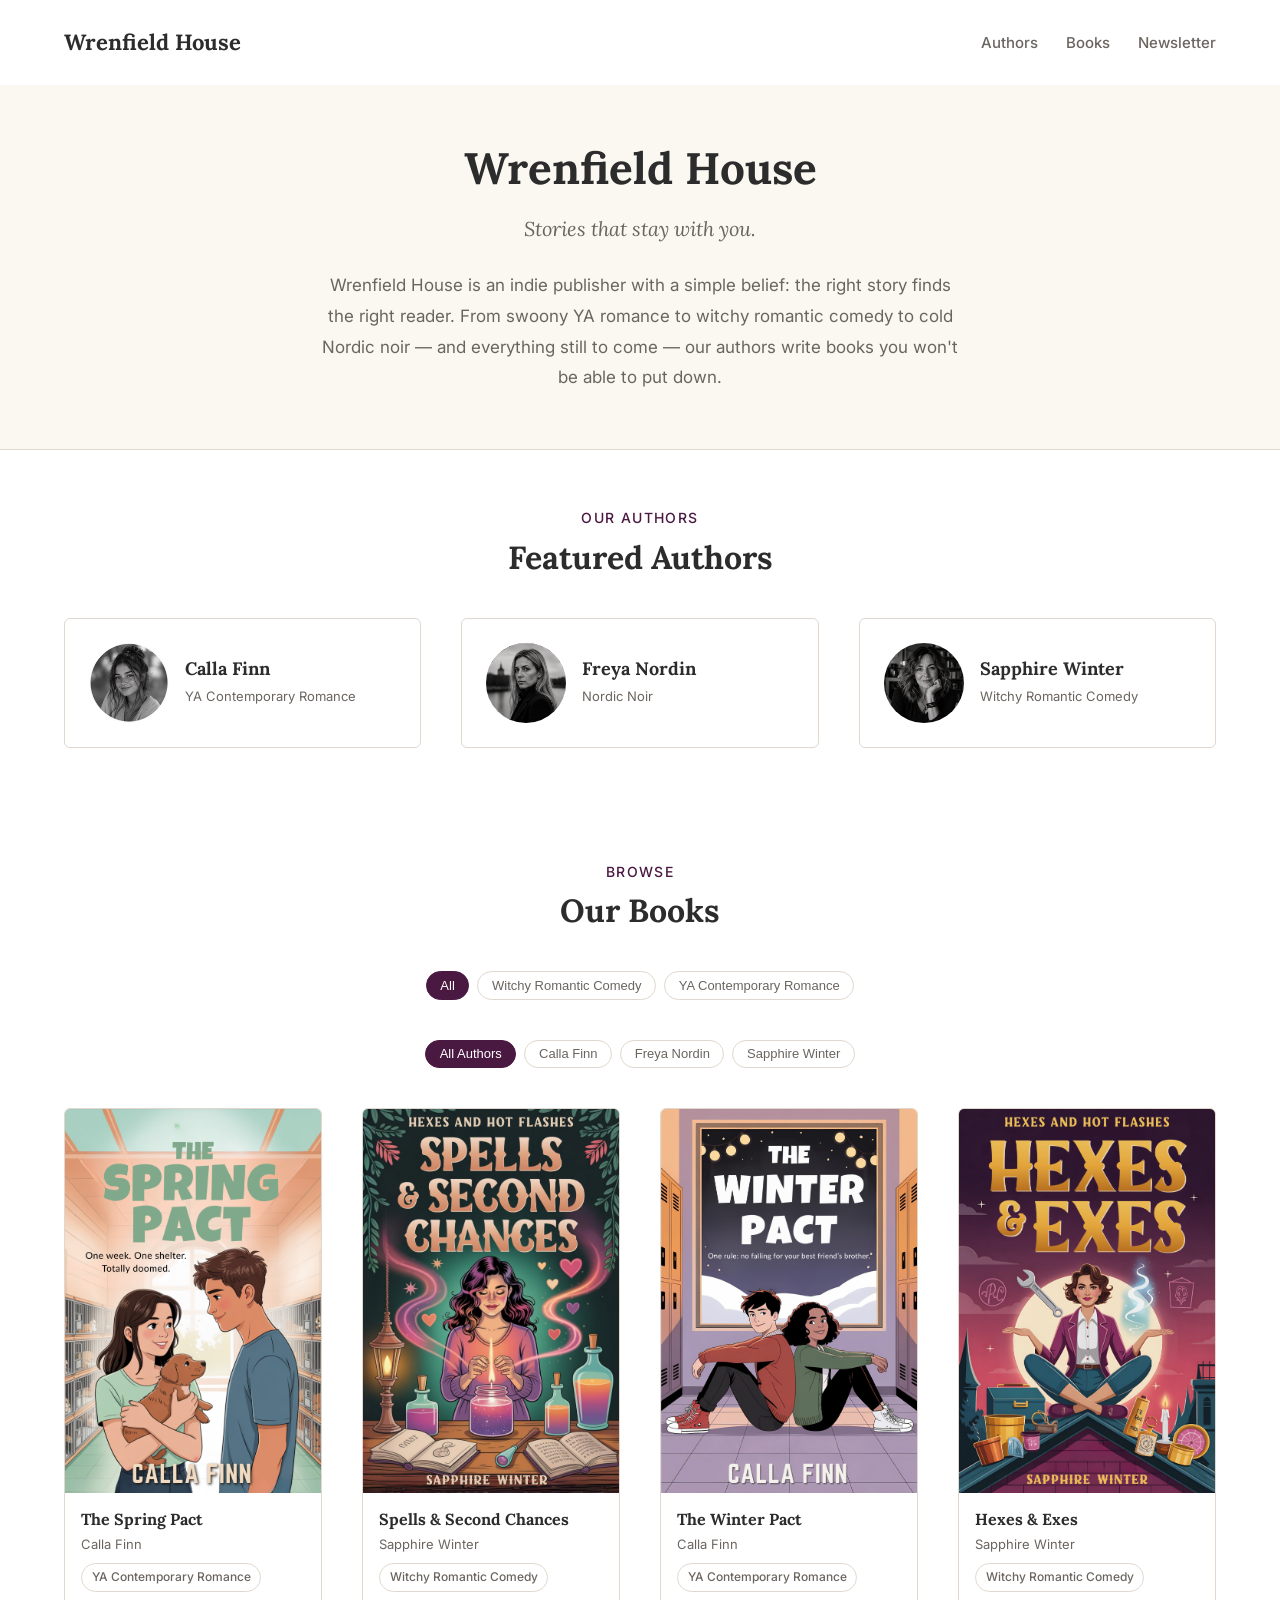
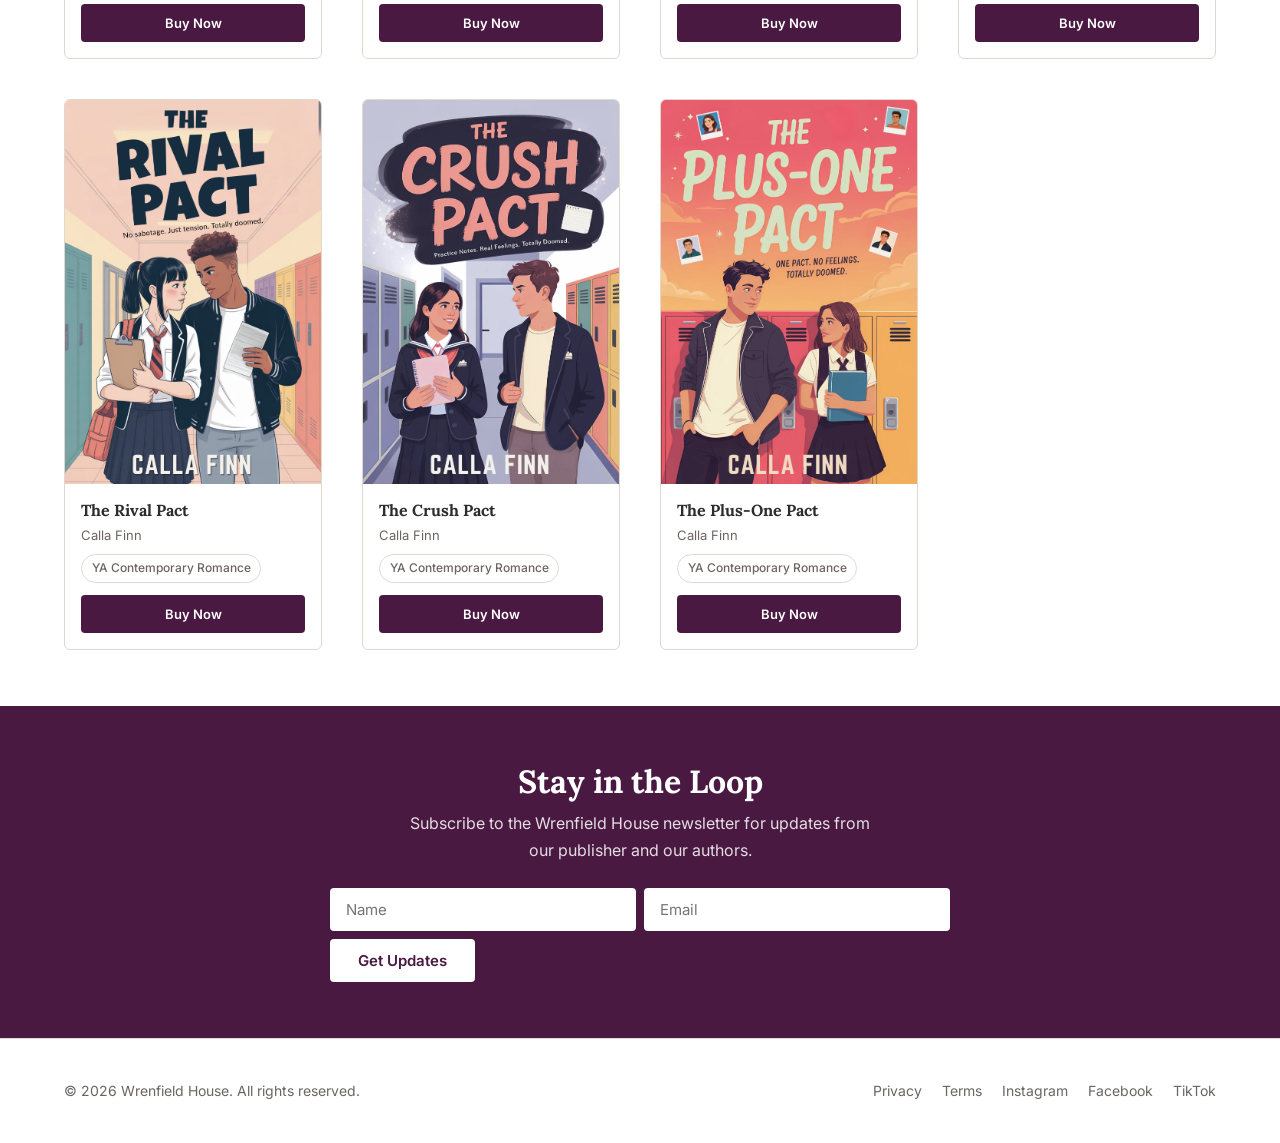
<file: index.html>
<!DOCTYPE html><html lang="en"> <head><meta charset="UTF-8"><meta name="viewport" content="width=device-width, initial-scale=1.0"><meta name="description" content="Wrenfield House | Bold stories, unforgettable voices."><title>Wrenfield House | Bold Stories, Unforgettable Voices</title><link rel="icon" type="image/svg+xml" href="/favicon.svg"><link rel="stylesheet" href="/_astro/calla-finn.DYOgFp5V.css"></head> <body> <header class="container"> <div class="site-header"> <a href="/" class="logo">Wrenfield House</a> <nav> <a href="/#authors">Authors</a> <a href="/#books">Books</a> <a href="/#newsletter">Newsletter</a> </nav> </div> </header> <main>   <section class="hero"> <div class="container"> <h1>Wrenfield House</h1> <p class="tagline">Stories that stay with you.</p> <p class="mission">
Wrenfield House is an indie publisher with a simple belief: the right story finds the right reader. From swoony YA romance to witchy romantic comedy to cold Nordic noir — and everything still to come — our authors write books you won't be able to put down.
</p> </div> </section>  <section class="section" id="authors"> <div class="container"> <div class="section-title"> <span>Our Authors</span> <h2>Featured Authors</h2> </div> <div class="author-grid"> <a href="/authors/calla-finn/" class="card author-card" style="text-decoration:none; color:inherit;"> <img src="/images/authors/calla-finn/Calla-Finn.png" alt="Calla Finn" class="avatar" loading="lazy"> <div class="meta"> <h3>Calla Finn</h3> <p class="genres">YA Contemporary Romance</p> </div> </a><a href="/authors/freya-nordin/" class="card author-card" style="text-decoration:none; color:inherit;"> <img src="/images/authors/freya-nordin/Freya-Nordin.png" alt="Freya Nordin" class="avatar" loading="lazy"> <div class="meta"> <h3>Freya Nordin</h3> <p class="genres">Nordic Noir</p> </div> </a><a href="/authors/sapphire-winter/" class="card author-card" style="text-decoration:none; color:inherit;"> <img src="/images/authors/sapphire-winter/Sapphire-Winter.png" alt="Sapphire Winter" class="avatar" loading="lazy"> <div class="meta"> <h3>Sapphire Winter</h3> <p class="genres">Witchy Romantic Comedy</p> </div> </a> </div> </div> </section>  <section class="section" id="books"> <div class="container"> <div class="section-title"> <span>Browse</span> <h2>Our Books</h2> </div> <!-- Genre filters --> <div class="filter-bar" id="genre-filters"> <button class="tag active" data-genre="all">All</button> <button class="tag" data-genre="Witchy Romantic Comedy">Witchy Romantic Comedy</button><button class="tag" data-genre="YA Contemporary Romance">YA Contemporary Romance</button> </div> <!-- Author filters --> <div class="filter-bar" id="author-filters"> <button class="tag active" data-author="all">All Authors</button> <button class="tag" data-author="calla-finn">Calla Finn</button><button class="tag" data-author="freya-nordin">Freya Nordin</button><button class="tag" data-author="sapphire-winter">Sapphire Winter</button> </div> <!-- Book grid --> <div class="book-grid" id="book-grid"> <div class="card book-card" data-genre="YA Contemporary Romance" data-author="calla-finn"> <div class="cover-wrap"> <img src="/images/covers/calla-finn/the-spring-pact.png" alt="The Spring Pact" loading="lazy"> </div> <div class="info"> <h4>The Spring Pact</h4> <p class="author-name">Calla Finn</p> <span class="tag genre-tag">YA Contemporary Romance</span> <a href="https://www.amazon.com/dp/B0GX337PRJ" class="btn btn-dark" target="_blank" rel="noopener">Buy Now</a> </div> </div><div class="card book-card" data-genre="Witchy Romantic Comedy" data-author="sapphire-winter"> <div class="cover-wrap"> <img src="/images/covers/sapphire-winter/spells-and-second-chances.png" alt="Spells &#38; Second Chances" loading="lazy"> </div> <div class="info"> <h4>Spells &amp; Second Chances</h4> <p class="author-name">Sapphire Winter</p> <span class="tag genre-tag">Witchy Romantic Comedy</span> <a href="https://www.amazon.com/dp/B0FLKPRMCH" class="btn btn-dark" target="_blank" rel="noopener">Buy Now</a> </div> </div><div class="card book-card" data-genre="YA Contemporary Romance" data-author="calla-finn"> <div class="cover-wrap"> <img src="/images/covers/calla-finn/the-winter-pact.png" alt="The Winter Pact" loading="lazy"> </div> <div class="info"> <h4>The Winter Pact</h4> <p class="author-name">Calla Finn</p> <span class="tag genre-tag">YA Contemporary Romance</span> <a href="https://www.amazon.com/dp/B0FHYLGK21" class="btn btn-dark" target="_blank" rel="noopener">Buy Now</a> </div> </div><div class="card book-card" data-genre="Witchy Romantic Comedy" data-author="sapphire-winter"> <div class="cover-wrap"> <img src="/images/covers/sapphire-winter/hexes-and-exes.png" alt="Hexes &#38; Exes" loading="lazy"> </div> <div class="info"> <h4>Hexes &amp; Exes</h4> <p class="author-name">Sapphire Winter</p> <span class="tag genre-tag">Witchy Romantic Comedy</span> <a href="https://www.amazon.com/dp/B0FLKJRB7X" class="btn btn-dark" target="_blank" rel="noopener">Buy Now</a> </div> </div><div class="card book-card" data-genre="YA Contemporary Romance" data-author="calla-finn"> <div class="cover-wrap"> <img src="/images/covers/calla-finn/the-rival-pact.png" alt="The Rival Pact" loading="lazy"> </div> <div class="info"> <h4>The Rival Pact</h4> <p class="author-name">Calla Finn</p> <span class="tag genre-tag">YA Contemporary Romance</span> <a href="https://www.amazon.com/dp/B0FGZKSBR5" class="btn btn-dark" target="_blank" rel="noopener">Buy Now</a> </div> </div><div class="card book-card" data-genre="YA Contemporary Romance" data-author="calla-finn"> <div class="cover-wrap"> <img src="/images/covers/calla-finn/the-crush-pact.png" alt="The Crush Pact" loading="lazy"> </div> <div class="info"> <h4>The Crush Pact</h4> <p class="author-name">Calla Finn</p> <span class="tag genre-tag">YA Contemporary Romance</span> <a href="https://www.amazon.com/dp/B0FGDSTBF4" class="btn btn-dark" target="_blank" rel="noopener">Buy Now</a> </div> </div><div class="card book-card" data-genre="YA Contemporary Romance" data-author="calla-finn"> <div class="cover-wrap"> <img src="/images/covers/calla-finn/the-plus-one-pact.png" alt="The Plus-One Pact" loading="lazy"> </div> <div class="info"> <h4>The Plus-One Pact</h4> <p class="author-name">Calla Finn</p> <span class="tag genre-tag">YA Contemporary Romance</span> <a href="https://www.amazon.com/dp/B0FFTJF479" class="btn btn-dark" target="_blank" rel="noopener">Buy Now</a> </div> </div> </div> </div> </section>  <section class="newsletter-banner" id="newsletter"> <div class="container"> <h2>Stay in the Loop</h2> <p>Subscribe to the Wrenfield House newsletter for updates from our publisher and our authors.</p> <form id="main-newsletter-form"> <input type="text" name="fields[name]" placeholder="Name" autocomplete="given-name"> <input type="email" name="fields[email]" placeholder="Email" autocomplete="email" required> <button type="submit" class="btn btn-primary" style="white-space:nowrap;">Get Updates</button> </form> <p id="newsletter-success" style="display:none; color:var(--color-white); font-weight:600; margin-top:var(--space-sm);">Thank you! You're on the list.</p> </div> </section>  </main> <footer class="site-footer"> <div class="container"> <div class="footer-inner"> <p>&copy; 2026 Wrenfield House. All rights reserved.</p> <div class="footer-links"> <a href="/privacy">Privacy</a> <a href="/terms">Terms</a> <a href="https://instagram.com" target="_blank" rel="noopener">Instagram</a> <a href="https://facebook.com" target="_blank" rel="noopener">Facebook</a> <a href="https://tiktok.com" target="_blank" rel="noopener">TikTok</a> </div> </div> </div> </footer> <!-- MailerLite Universal --> <script type="module">fetch("https://assets.mailerlite.com/jsonp/YOUR_ACCOUNT_ID/forms/YOUR_FORM_ID/takel");</script> <script type="module" src="/_astro/BaseLayout.astro_astro_type_script_index_1_lang.qGqBlL0f.js"></script> <script type="module">(function(e,a,c,m,t,s,n){e[t]=e[t]||function(){(e[t].q=e[t].q||[]).push(arguments)},s=a.createElement(c),s.async=1,s.src=m,n=a.getElementsByTagName(c)[0],n.parentNode.insertBefore(s,n)})(window,document,"script","https://assets.mailerlite.com/js/universal.js","ml");ml("account","YOUR_ACCOUNT_ID");</script> </body> </html> <script type="module">const r=document.querySelectorAll("#genre-filters .tag"),n=document.querySelectorAll("#author-filters .tag"),d=document.querySelectorAll("#book-grid .book-card");let o="all",c="all";function i(){d.forEach(e=>{const t=o==="all"||e.dataset.genre===o,l=c==="all"||e.dataset.author===c;e.style.display=t&&l?"":"none"})}r.forEach(e=>{e.addEventListener("click",()=>{r.forEach(t=>t.classList.remove("active")),e.classList.add("active"),o=e.dataset.genre??"all",i()})});n.forEach(e=>{e.addEventListener("click",()=>{n.forEach(t=>t.classList.remove("active")),e.classList.add("active"),c=e.dataset.author??"all",i()})});const s=document.getElementById("main-newsletter-form");s?.addEventListener("submit",async e=>{e.preventDefault();const t=s.querySelector('input[type="email"]').value,l=s.querySelector('input[type="text"]')?.value??"",a=new URLSearchParams;a.append("fields[name]",l),a.append("fields[email]",t),a.append("ml-submit","1"),a.append("anticsrf","true");try{await fetch("https://assets.mailerlite.com/jsonp/1623576/forms/186076459695081449/subscribe",{method:"POST",body:a,mode:"no-cors"})}catch{}s.style.display="none",document.getElementById("newsletter-success").style.display="block"});</script>
</file>
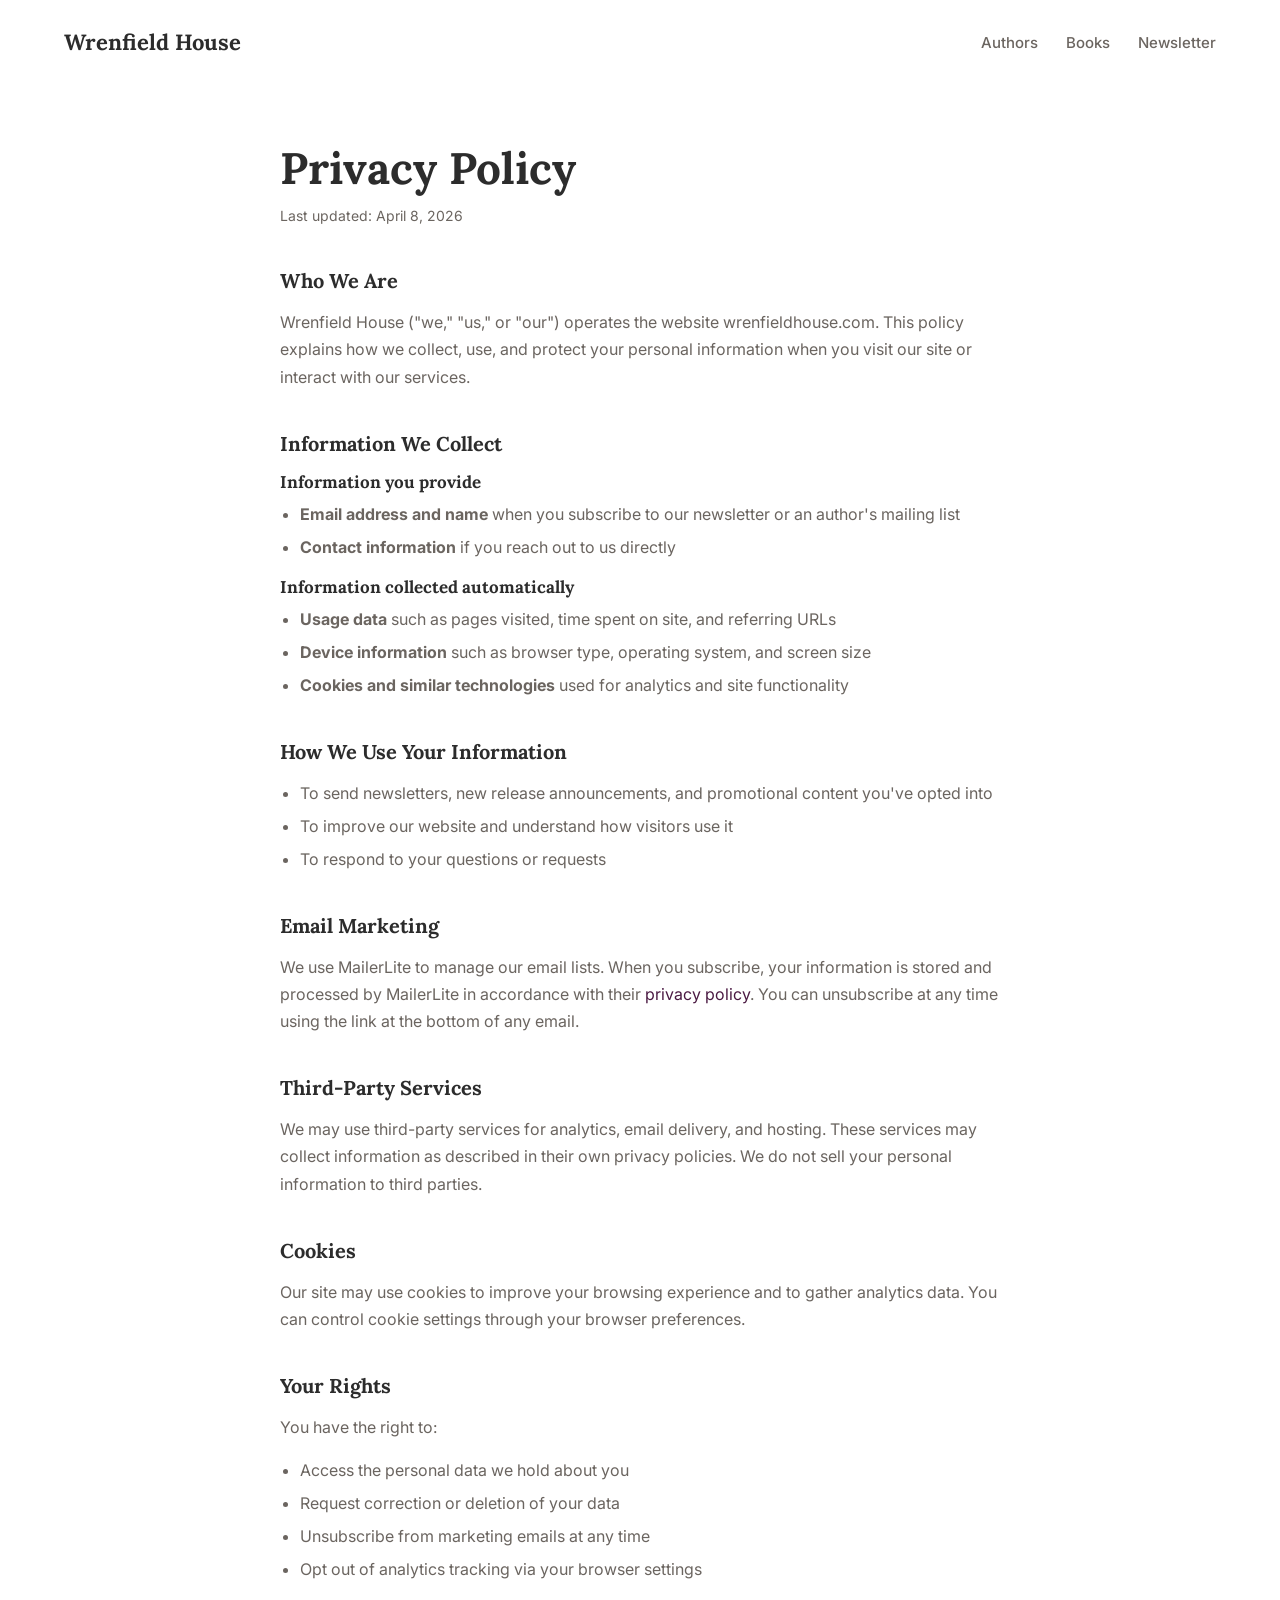
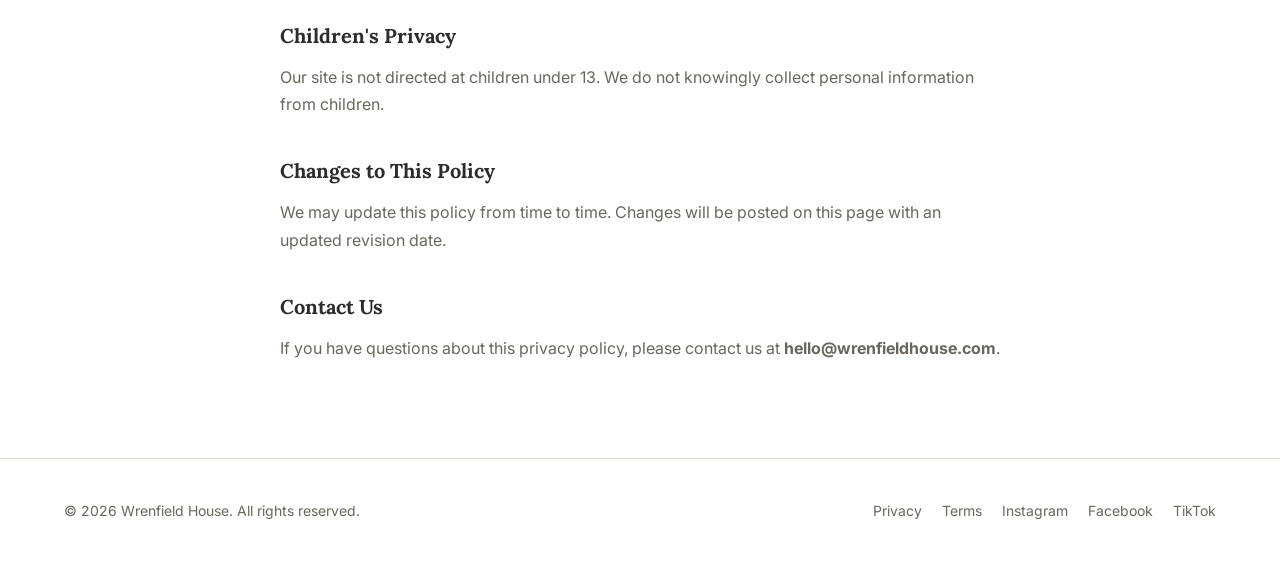
<file: privacy/index.html>
<!DOCTYPE html><html lang="en"> <head><meta charset="UTF-8"><meta name="viewport" content="width=device-width, initial-scale=1.0"><meta name="description" content="Wrenfield House | Bold stories, unforgettable voices."><title>Privacy Policy | Wrenfield House</title><link rel="icon" type="image/svg+xml" href="/favicon.svg"><link rel="stylesheet" href="/_astro/calla-finn.DYOgFp5V.css"></head> <body> <header class="container"> <div class="site-header"> <a href="/" class="logo">Wrenfield House</a> <nav> <a href="/#authors">Authors</a> <a href="/#books">Books</a> <a href="/#newsletter">Newsletter</a> </nav> </div> </header> <main>  <div class="container"> <div class="legal-page"> <h1>Privacy Policy</h1> <p class="last-updated">Last updated: April 8, 2026</p> <h2>Who We Are</h2> <p>Wrenfield House ("we," "us," or "our") operates the website wrenfieldhouse.com. This policy explains how we collect, use, and protect your personal information when you visit our site or interact with our services.</p> <h2>Information We Collect</h2> <h3>Information you provide</h3> <ul> <li><strong>Email address and name</strong> when you subscribe to our newsletter or an author's mailing list</li> <li><strong>Contact information</strong> if you reach out to us directly</li> </ul> <h3>Information collected automatically</h3> <ul> <li><strong>Usage data</strong> such as pages visited, time spent on site, and referring URLs</li> <li><strong>Device information</strong> such as browser type, operating system, and screen size</li> <li><strong>Cookies and similar technologies</strong> used for analytics and site functionality</li> </ul> <h2>How We Use Your Information</h2> <ul> <li>To send newsletters, new release announcements, and promotional content you've opted into</li> <li>To improve our website and understand how visitors use it</li> <li>To respond to your questions or requests</li> </ul> <h2>Email Marketing</h2> <p>We use MailerLite to manage our email lists. When you subscribe, your information is stored and processed by MailerLite in accordance with their <a href="https://www.mailerlite.com/legal/privacy-policy" target="_blank" rel="noopener">privacy policy</a>. You can unsubscribe at any time using the link at the bottom of any email.</p> <h2>Third-Party Services</h2> <p>We may use third-party services for analytics, email delivery, and hosting. These services may collect information as described in their own privacy policies. We do not sell your personal information to third parties.</p> <h2>Cookies</h2> <p>Our site may use cookies to improve your browsing experience and to gather analytics data. You can control cookie settings through your browser preferences.</p> <h2>Your Rights</h2> <p>You have the right to:</p> <ul> <li>Access the personal data we hold about you</li> <li>Request correction or deletion of your data</li> <li>Unsubscribe from marketing emails at any time</li> <li>Opt out of analytics tracking via your browser settings</li> </ul> <h2>Children's Privacy</h2> <p>Our site is not directed at children under 13. We do not knowingly collect personal information from children.</p> <h2>Changes to This Policy</h2> <p>We may update this policy from time to time. Changes will be posted on this page with an updated revision date.</p> <h2>Contact Us</h2> <p>If you have questions about this privacy policy, please contact us at <strong>hello@wrenfieldhouse.com</strong>.</p> </div> </div>  </main> <footer class="site-footer"> <div class="container"> <div class="footer-inner"> <p>&copy; 2026 Wrenfield House. All rights reserved.</p> <div class="footer-links"> <a href="/privacy">Privacy</a> <a href="/terms">Terms</a> <a href="https://instagram.com" target="_blank" rel="noopener">Instagram</a> <a href="https://facebook.com" target="_blank" rel="noopener">Facebook</a> <a href="https://tiktok.com" target="_blank" rel="noopener">TikTok</a> </div> </div> </div> </footer> <!-- MailerLite Universal --> <script type="module">fetch("https://assets.mailerlite.com/jsonp/YOUR_ACCOUNT_ID/forms/YOUR_FORM_ID/takel");</script> <script type="module" src="/_astro/BaseLayout.astro_astro_type_script_index_1_lang.qGqBlL0f.js"></script> <script type="module">(function(e,a,c,m,t,s,n){e[t]=e[t]||function(){(e[t].q=e[t].q||[]).push(arguments)},s=a.createElement(c),s.async=1,s.src=m,n=a.getElementsByTagName(c)[0],n.parentNode.insertBefore(s,n)})(window,document,"script","https://assets.mailerlite.com/js/universal.js","ml");ml("account","YOUR_ACCOUNT_ID");</script> </body> </html>
</file>
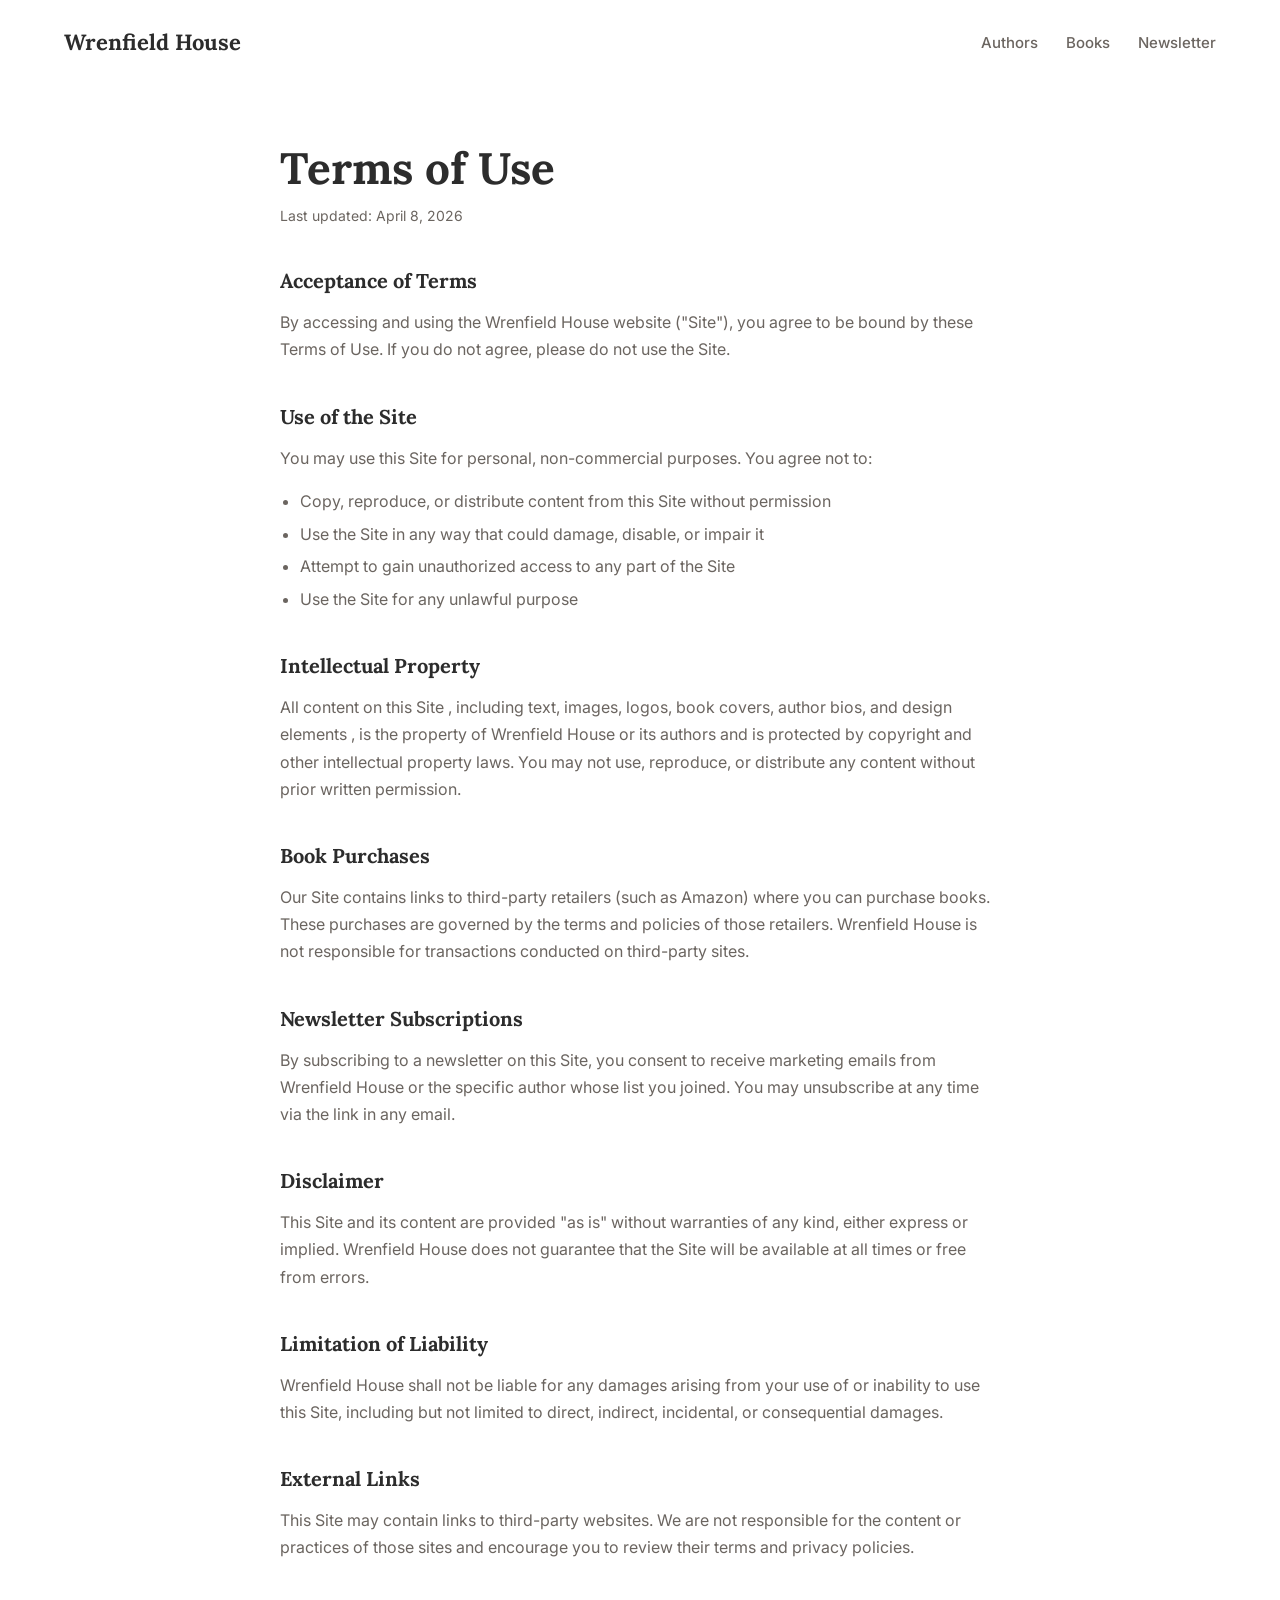
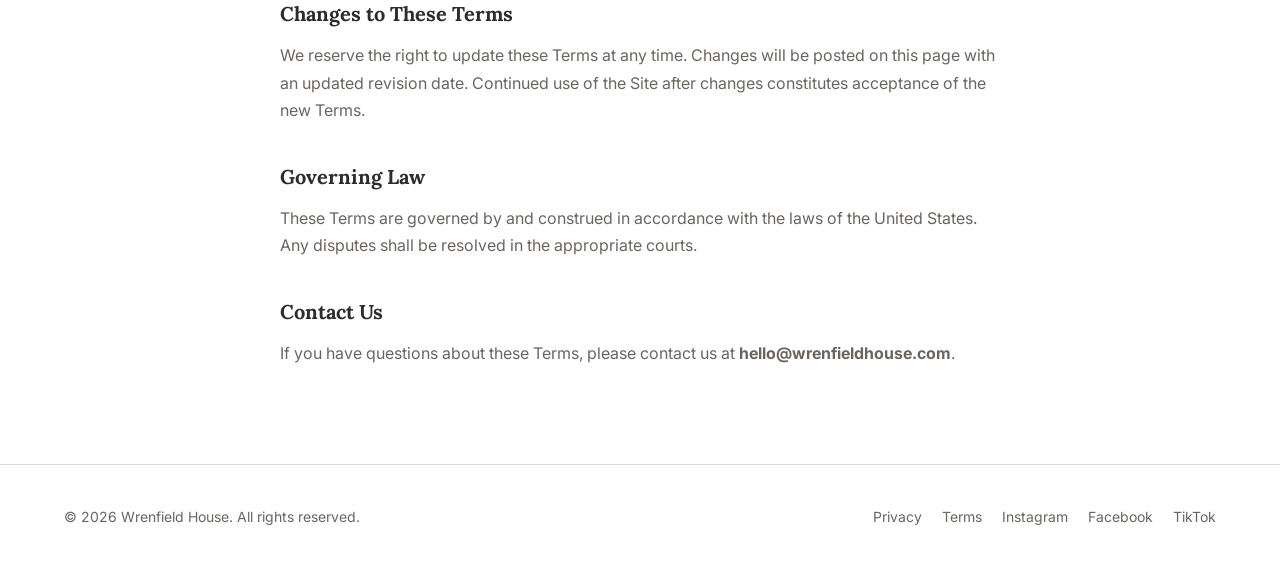
<file: terms/index.html>
<!DOCTYPE html><html lang="en"> <head><meta charset="UTF-8"><meta name="viewport" content="width=device-width, initial-scale=1.0"><meta name="description" content="Wrenfield House | Bold stories, unforgettable voices."><title>Terms of Use | Wrenfield House</title><link rel="icon" type="image/svg+xml" href="/favicon.svg"><link rel="stylesheet" href="/_astro/calla-finn.DYOgFp5V.css"></head> <body> <header class="container"> <div class="site-header"> <a href="/" class="logo">Wrenfield House</a> <nav> <a href="/#authors">Authors</a> <a href="/#books">Books</a> <a href="/#newsletter">Newsletter</a> </nav> </div> </header> <main>  <div class="container"> <div class="legal-page"> <h1>Terms of Use</h1> <p class="last-updated">Last updated: April 8, 2026</p> <h2>Acceptance of Terms</h2> <p>By accessing and using the Wrenfield House website ("Site"), you agree to be bound by these Terms of Use. If you do not agree, please do not use the Site.</p> <h2>Use of the Site</h2> <p>You may use this Site for personal, non-commercial purposes. You agree not to:</p> <ul> <li>Copy, reproduce, or distribute content from this Site without permission</li> <li>Use the Site in any way that could damage, disable, or impair it</li> <li>Attempt to gain unauthorized access to any part of the Site</li> <li>Use the Site for any unlawful purpose</li> </ul> <h2>Intellectual Property</h2> <p>All content on this Site , including text, images, logos, book covers, author bios, and design elements , is the property of Wrenfield House or its authors and is protected by copyright and other intellectual property laws. You may not use, reproduce, or distribute any content without prior written permission.</p> <h2>Book Purchases</h2> <p>Our Site contains links to third-party retailers (such as Amazon) where you can purchase books. These purchases are governed by the terms and policies of those retailers. Wrenfield House is not responsible for transactions conducted on third-party sites.</p> <h2>Newsletter Subscriptions</h2> <p>By subscribing to a newsletter on this Site, you consent to receive marketing emails from Wrenfield House or the specific author whose list you joined. You may unsubscribe at any time via the link in any email.</p> <h2>Disclaimer</h2> <p>This Site and its content are provided "as is" without warranties of any kind, either express or implied. Wrenfield House does not guarantee that the Site will be available at all times or free from errors.</p> <h2>Limitation of Liability</h2> <p>Wrenfield House shall not be liable for any damages arising from your use of or inability to use this Site, including but not limited to direct, indirect, incidental, or consequential damages.</p> <h2>External Links</h2> <p>This Site may contain links to third-party websites. We are not responsible for the content or practices of those sites and encourage you to review their terms and privacy policies.</p> <h2>Changes to These Terms</h2> <p>We reserve the right to update these Terms at any time. Changes will be posted on this page with an updated revision date. Continued use of the Site after changes constitutes acceptance of the new Terms.</p> <h2>Governing Law</h2> <p>These Terms are governed by and construed in accordance with the laws of the United States. Any disputes shall be resolved in the appropriate courts.</p> <h2>Contact Us</h2> <p>If you have questions about these Terms, please contact us at <strong>hello@wrenfieldhouse.com</strong>.</p> </div> </div>  </main> <footer class="site-footer"> <div class="container"> <div class="footer-inner"> <p>&copy; 2026 Wrenfield House. All rights reserved.</p> <div class="footer-links"> <a href="/privacy">Privacy</a> <a href="/terms">Terms</a> <a href="https://instagram.com" target="_blank" rel="noopener">Instagram</a> <a href="https://facebook.com" target="_blank" rel="noopener">Facebook</a> <a href="https://tiktok.com" target="_blank" rel="noopener">TikTok</a> </div> </div> </div> </footer> <!-- MailerLite Universal --> <script type="module">fetch("https://assets.mailerlite.com/jsonp/YOUR_ACCOUNT_ID/forms/YOUR_FORM_ID/takel");</script> <script type="module" src="/_astro/BaseLayout.astro_astro_type_script_index_1_lang.qGqBlL0f.js"></script> <script type="module">(function(e,a,c,m,t,s,n){e[t]=e[t]||function(){(e[t].q=e[t].q||[]).push(arguments)},s=a.createElement(c),s.async=1,s.src=m,n=a.getElementsByTagName(c)[0],n.parentNode.insertBefore(s,n)})(window,document,"script","https://assets.mailerlite.com/js/universal.js","ml");ml("account","YOUR_ACCOUNT_ID");</script> </body> </html>
</file>
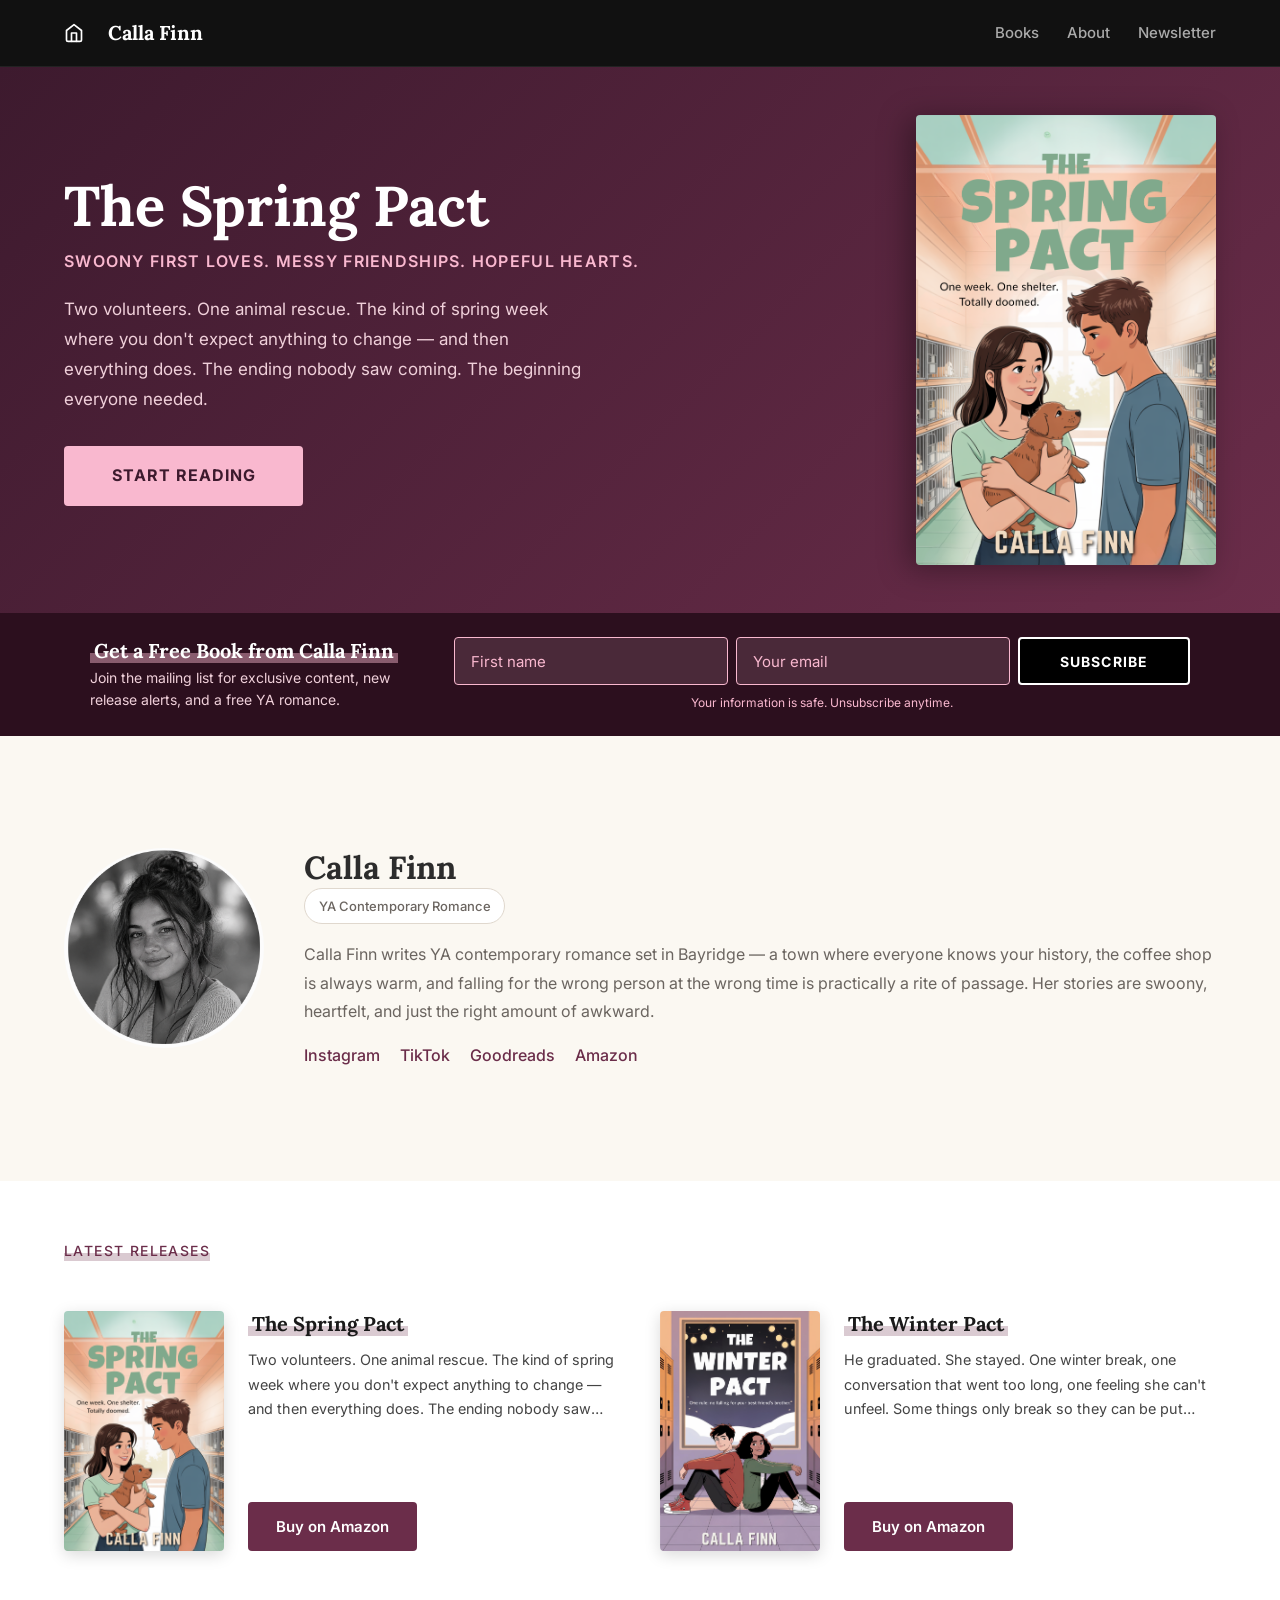
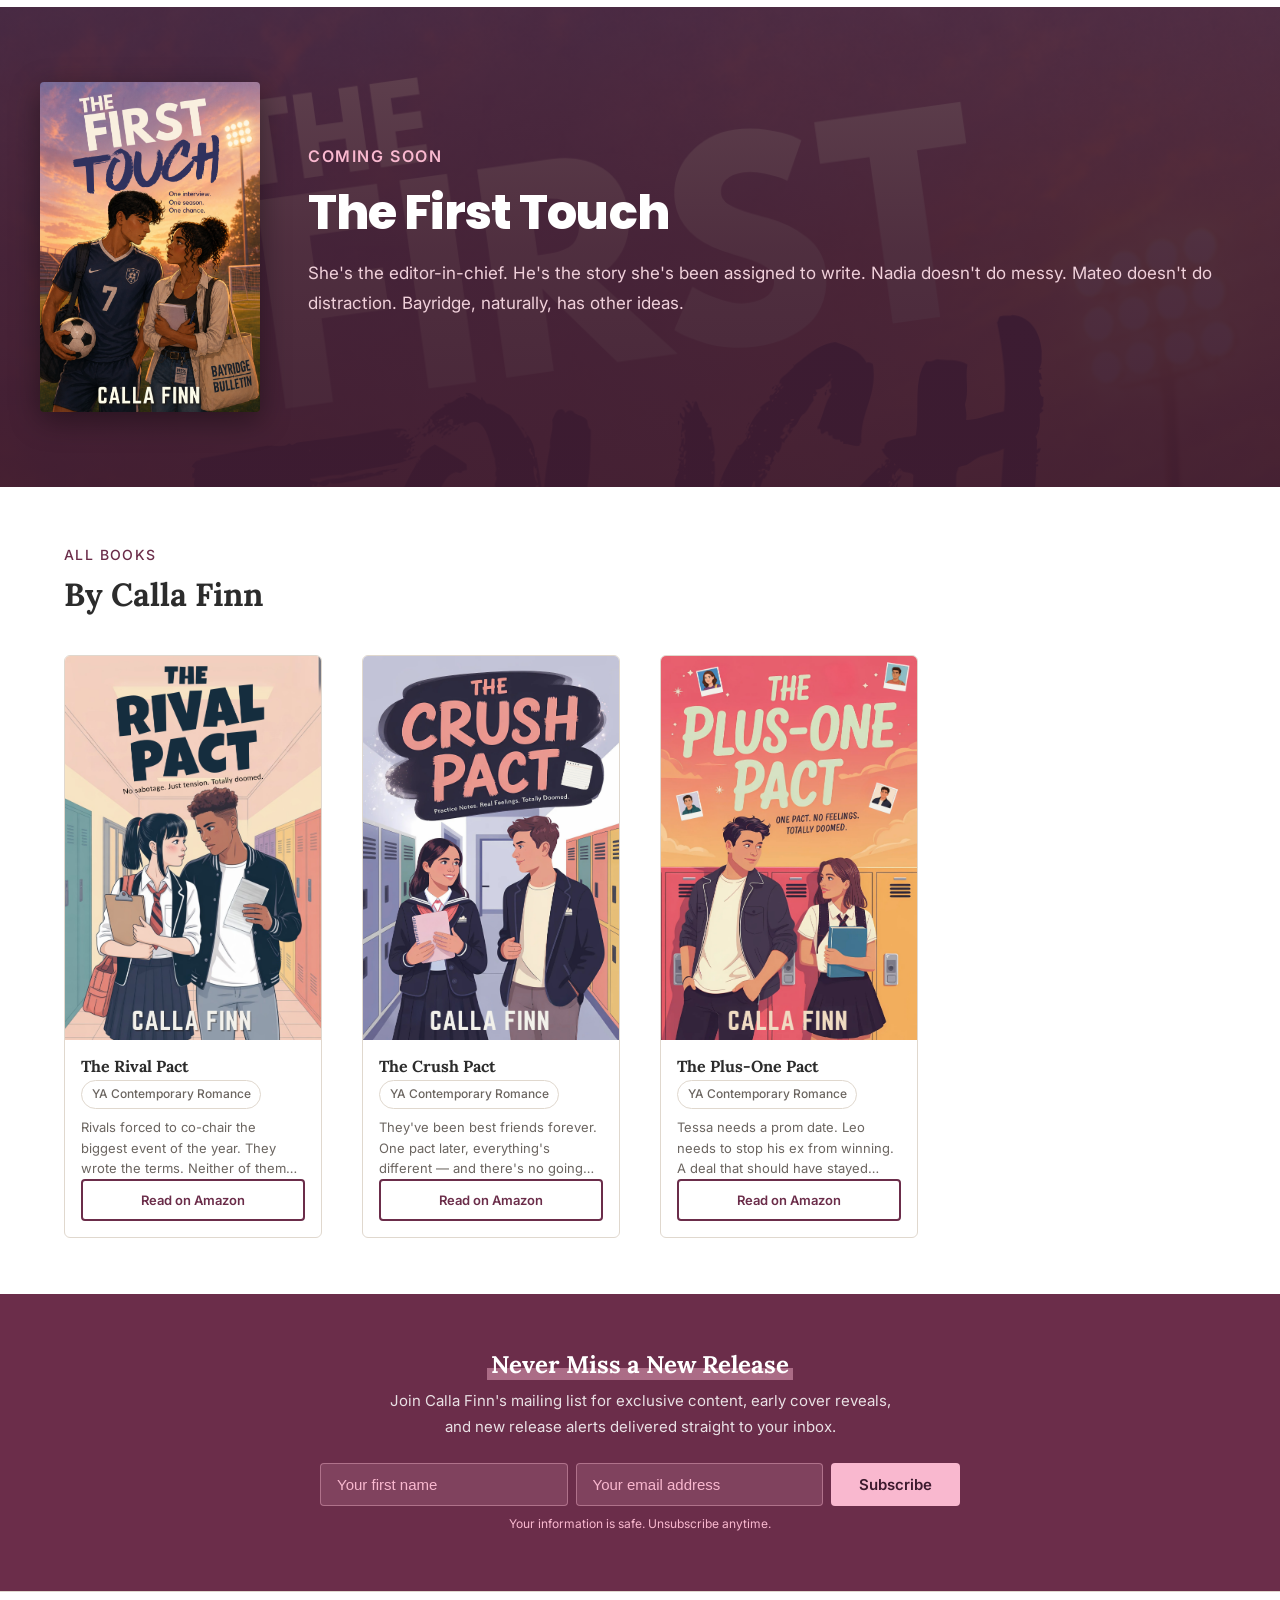
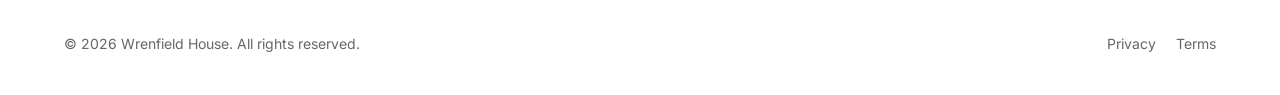
<file: authors/calla-finn/index.html>
<!DOCTYPE html><html lang="en"> <head><meta charset="UTF-8"><meta name="viewport" content="width=device-width, initial-scale=1.0"><meta name="description" content="Books by Calla Finn. Swoony first loves. Messy friendships. Hopeful hearts."><title>Calla Finn | YA Contemporary Romance Author</title><link rel="icon" type="image/svg+xml" href="/favicon.svg"><link rel="stylesheet" href="/_astro/calla-finn.DYOgFp5V.css">
<link rel="stylesheet" href="/_astro/calla-finn.EpyRO-2W.css"></head> <body> <header class="author-landing-header"> <div class="container"> <div class="al-header-inner"> <a href="/" class="al-home" title="Back to Wrenfield House"> <svg xmlns="http://www.w3.org/2000/svg" width="20" height="20" viewBox="0 0 24 24" fill="none" stroke="currentColor" stroke-width="2" stroke-linecap="round" stroke-linejoin="round"><path d="M3 9l9-7 9 7v11a2 2 0 0 1-2 2H5a2 2 0 0 1-2-2z"></path><polyline points="9 22 9 12 15 12 15 22"></polyline></svg> </a> <span class="al-author-name">Calla Finn</span> <nav class="al-nav"> <a href="#books">Books</a> <a href="#about">About</a> <a href="#newsletter">Newsletter</a> </nav> </div> </div> </header> <main>   <section class="cf-hero" id="books" data-astro-cid-znnhqtam> <div class="cf-hero-inner container" data-astro-cid-znnhqtam> <div class="cf-hero-text" data-astro-cid-znnhqtam> <h1 class="cf-hero-title" data-astro-cid-znnhqtam>The Spring Pact</h1> <p class="cf-hero-tagline" data-astro-cid-znnhqtam>Swoony first loves. Messy friendships. Hopeful hearts.</p> <p class="cf-hero-blurb" data-astro-cid-znnhqtam>Two volunteers. One animal rescue. The kind of spring week where you don&#39;t expect anything to change — and then everything does. The ending nobody saw coming. The beginning everyone needed.</p> <a href="https://www.amazon.com/dp/B0GX337PRJ" class="cf-hero-btn" target="_blank" rel="noopener" data-astro-cid-znnhqtam>
Start Reading
</a> </div> <div class="cf-hero-cover" data-astro-cid-znnhqtam> <img src="/images/covers/calla-finn/the-spring-pact.png" alt="The Spring Pact" data-astro-cid-znnhqtam> </div>  </div> </section>  <div class="cf-optin-bar" data-astro-cid-znnhqtam> <div class="container" data-astro-cid-znnhqtam> <div class="al-optin" id="newsletter" data-astro-cid-znnhqtam> <div class="al-optin-text" data-astro-cid-znnhqtam> <h2 data-astro-cid-znnhqtam><mark class="cf-optin-highlight" data-astro-cid-znnhqtam>Get a Free Book from Calla Finn</mark></h2> <p data-astro-cid-znnhqtam>Join the mailing list for exclusive content, new release alerts, and a free YA romance.</p> </div> <div class="al-optin-form-wrap" data-astro-cid-znnhqtam> <form class="al-optin-form" data-action="https://assets.mailerlite.com/jsonp/1623576/forms/186029699665757889/subscribe" data-astro-cid-znnhqtam> <input type="text" name="fields[name]" placeholder="First name" autocomplete="given-name" data-astro-cid-znnhqtam> <input type="email" name="fields[email]" placeholder="Your email" autocomplete="email" required data-astro-cid-znnhqtam> <button type="submit" class="btn al-btn-dark" style="white-space:nowrap;" data-astro-cid-znnhqtam>Subscribe</button> </form> <p class="al-optin-success" style="display:none;" data-astro-cid-znnhqtam>Thank you! Check your inbox.</p> <p class="al-optin-privacy" data-astro-cid-znnhqtam>Your information is safe. Unsubscribe anytime.</p> </div> </div> </div> </div>  <section class="al-section al-section-light" id="about" data-astro-cid-znnhqtam> <div class="container" data-astro-cid-znnhqtam> <div class="author-hero" data-astro-cid-znnhqtam> <img src="/images/authors/calla-finn/Calla-Finn.png" alt="Calla Finn" class="photo" loading="lazy" data-astro-cid-znnhqtam> <div class="bio-box" data-astro-cid-znnhqtam> <h2 data-astro-cid-znnhqtam>Calla Finn</h2> <div class="genre-list" data-astro-cid-znnhqtam> <span class="tag" data-astro-cid-znnhqtam>YA Contemporary Romance</span> </div> <p class="bio-text" data-astro-cid-znnhqtam>Calla Finn writes YA contemporary romance set in Bayridge — a town where everyone knows your history, the coffee shop is always warm, and falling for the wrong person at the wrong time is practically a rite of passage. Her stories are swoony, heartfelt, and just the right amount of awkward.</p> <div class="social-links" data-astro-cid-znnhqtam> <a href="https://instagram.com/callafinnauthor" target="_blank" rel="noopener" data-astro-cid-znnhqtam>Instagram</a> <a href="https://tiktok.com/@callafinnauthor" target="_blank" rel="noopener" data-astro-cid-znnhqtam>TikTok</a>  <a href="https://goodreads.com/callafinn" target="_blank" rel="noopener" data-astro-cid-znnhqtam>Goodreads</a> <a href="https://amazon.com/author/callafinn" target="_blank" rel="noopener" data-astro-cid-znnhqtam>Amazon</a> </div> </div> </div> </div> </section>  <section class="al-section al-latest-releases" data-astro-cid-znnhqtam> <div class="container" data-astro-cid-znnhqtam> <div class="section-title" style="text-align:left;" data-astro-cid-znnhqtam> <span data-astro-cid-znnhqtam>Latest Releases</span> </div> <div class="al-releases-grid" data-astro-cid-znnhqtam> <div class="al-release-card" data-astro-cid-znnhqtam> <div class="cover-wrap" data-astro-cid-znnhqtam> <img src="/images/covers/calla-finn/the-spring-pact.png" alt="The Spring Pact" loading="lazy" data-astro-cid-znnhqtam> </div> <div class="release-info" data-astro-cid-znnhqtam> <h3 data-astro-cid-znnhqtam><mark data-astro-cid-znnhqtam>The Spring Pact</mark></h3> <p class="blurb" data-astro-cid-znnhqtam>Two volunteers. One animal rescue. The kind of spring week where you don&#39;t expect anything to change — and then everything does. The ending nobody saw coming. The beginning everyone needed.</p> <a href="https://www.amazon.com/dp/B0GX337PRJ" class="btn btn-primary" target="_blank" rel="noopener" data-astro-cid-znnhqtam>
Buy on Amazon
</a> </div> </div><div class="al-release-card" data-astro-cid-znnhqtam> <div class="cover-wrap" data-astro-cid-znnhqtam> <img src="/images/covers/calla-finn/the-winter-pact.png" alt="The Winter Pact" loading="lazy" data-astro-cid-znnhqtam> </div> <div class="release-info" data-astro-cid-znnhqtam> <h3 data-astro-cid-znnhqtam><mark data-astro-cid-znnhqtam>The Winter Pact</mark></h3> <p class="blurb" data-astro-cid-znnhqtam>He graduated. She stayed. One winter break, one conversation that went too long, one feeling she can&#39;t unfeel. Some things only break so they can be put back together stronger.</p> <a href="https://www.amazon.com/dp/B0FHYLGK21" class="btn btn-primary" target="_blank" rel="noopener" data-astro-cid-znnhqtam>
Buy on Amazon
</a> </div> </div> </div> </div> </section> <section class="al-preorder-banner" style="background-image: url(/images/covers/calla-finn/the-first-touch.png);" data-astro-cid-znnhqtam> <div class="al-preorder-overlay" data-astro-cid-znnhqtam></div> <div class="al-preorder-inner container" data-astro-cid-znnhqtam> <div class="al-preorder-cover" data-astro-cid-znnhqtam> <img src="/images/covers/calla-finn/the-first-touch.png" alt="The First Touch" data-astro-cid-znnhqtam> </div> <div class="al-preorder-content" data-astro-cid-znnhqtam> <span class="al-preorder-label" data-astro-cid-znnhqtam>Coming Soon</span> <h2 class="al-preorder-title" data-astro-cid-znnhqtam>The First Touch</h2> <p class="al-preorder-blurb" data-astro-cid-znnhqtam>She&#39;s the editor-in-chief. He&#39;s the story she&#39;s been assigned to write. Nadia doesn&#39;t do messy. Mateo doesn&#39;t do distraction. Bayridge, naturally, has other ideas.</p>  </div> </div> </section> <section class="al-section" id="all-books" data-astro-cid-znnhqtam> <div class="container" data-astro-cid-znnhqtam> <div class="section-title" style="text-align:left;" data-astro-cid-znnhqtam> <span data-astro-cid-znnhqtam>All Books</span> <h2 data-astro-cid-znnhqtam>By Calla Finn</h2> </div> <div class="book-grid" data-astro-cid-znnhqtam> <div class="card book-card" data-astro-cid-znnhqtam> <div class="cover-wrap" data-astro-cid-znnhqtam> <img src="/images/covers/calla-finn/the-rival-pact.png" alt="The Rival Pact" loading="lazy" data-astro-cid-znnhqtam> </div> <div class="info" data-astro-cid-znnhqtam> <h4 data-astro-cid-znnhqtam>The Rival Pact</h4> <span class="tag genre-tag" data-astro-cid-znnhqtam>YA Contemporary Romance</span> <p class="book-card-blurb" data-astro-cid-znnhqtam>Rivals forced to co-chair the biggest event of the year. They wrote the terms. Neither of them read the fine print. Same team now — whether they like it or not.</p> <a href="https://www.amazon.com/dp/B0FGZKSBR5" class="btn btn-outline book-card-btn" target="_blank" rel="noopener" data-astro-cid-znnhqtam>
Read on Amazon
</a> </div> </div><div class="card book-card" data-astro-cid-znnhqtam> <div class="cover-wrap" data-astro-cid-znnhqtam> <img src="/images/covers/calla-finn/the-crush-pact.png" alt="The Crush Pact" loading="lazy" data-astro-cid-znnhqtam> </div> <div class="info" data-astro-cid-znnhqtam> <h4 data-astro-cid-znnhqtam>The Crush Pact</h4> <span class="tag genre-tag" data-astro-cid-znnhqtam>YA Contemporary Romance</span> <p class="book-card-blurb" data-astro-cid-znnhqtam>They&#39;ve been best friends forever. One pact later, everything&#39;s different — and there&#39;s no going back. Best friends. Worst timing. Best everything.</p> <a href="https://www.amazon.com/dp/B0FGDSTBF4" class="btn btn-outline book-card-btn" target="_blank" rel="noopener" data-astro-cid-znnhqtam>
Read on Amazon
</a> </div> </div><div class="card book-card" data-astro-cid-znnhqtam> <div class="cover-wrap" data-astro-cid-znnhqtam> <img src="/images/covers/calla-finn/the-plus-one-pact.png" alt="The Plus-One Pact" loading="lazy" data-astro-cid-znnhqtam> </div> <div class="info" data-astro-cid-znnhqtam> <h4 data-astro-cid-znnhqtam>The Plus-One Pact</h4> <span class="tag genre-tag" data-astro-cid-znnhqtam>YA Contemporary Romance</span> <p class="book-card-blurb" data-astro-cid-znnhqtam>Tessa needs a prom date. Leo needs to stop his ex from winning. A deal that should have stayed simple — except nothing in Bayridge ever does.</p> <a href="https://www.amazon.com/dp/B0FFTJF479" class="btn btn-outline book-card-btn" target="_blank" rel="noopener" data-astro-cid-znnhqtam>
Read on Amazon
</a> </div> </div> </div> </div> </section> <section class="al-section al-bottom-newsletter cf-bottom-nl" data-astro-cid-znnhqtam> <div class="container" data-astro-cid-znnhqtam> <h2 class="al-bottom-nl-heading" data-astro-cid-znnhqtam><mark class="cf-highlight" data-astro-cid-znnhqtam>Never Miss a New Release</mark></h2> <p class="al-bottom-nl-desc" data-astro-cid-znnhqtam>Join Calla Finn's mailing list for exclusive content, early cover reveals, and new release alerts delivered straight to your inbox.</p> <form class="al-bottom-nl-form" data-action="https://assets.mailerlite.com/jsonp/1623576/forms/186029699665757889/subscribe" data-astro-cid-znnhqtam> <input type="text" name="fields[name]" placeholder="Your first name" autocomplete="given-name" data-astro-cid-znnhqtam> <input type="email" name="fields[email]" placeholder="Your email address" autocomplete="email" required data-astro-cid-znnhqtam> <button type="submit" class="btn btn-primary" style="white-space:nowrap;" data-astro-cid-znnhqtam>Subscribe</button> </form> <p class="al-bottom-nl-success" style="display:none;" data-astro-cid-znnhqtam>Thank you! Check your inbox.</p> <p class="al-bottom-nl-privacy" data-astro-cid-znnhqtam>Your information is safe. Unsubscribe anytime.</p> </div> </section>  </main> <footer class="site-footer"> <div class="container"> <div class="footer-inner"> <p>&copy; 2026 Wrenfield House. All rights reserved.</p> <div class="footer-links"> <a href="/privacy">Privacy</a> <a href="/terms">Terms</a> </div> </div> </div> </footer> <!-- Scroll to Top --> <a href="#" class="al-scroll-top" id="scrollTop" title="Back to top"> <svg xmlns="http://www.w3.org/2000/svg" width="20" height="20" viewBox="0 0 24 24" fill="none" stroke="currentColor" stroke-width="2.5" stroke-linecap="round" stroke-linejoin="round"><polyline points="18 15 12 9 6 15"></polyline></svg> </a> <script type="module" src="/_astro/AuthorLandingLayout.astro_astro_type_script_index_0_lang.qGqBlL0f.js"></script> <!-- MailerLite Universal --> <script type="module">(function(e,a,c,m,t,s,n){e[t]=e[t]||function(){(e[t].q=e[t].q||[]).push(arguments)},s=a.createElement(c),s.async=1,s.src=m,n=a.getElementsByTagName(c)[0],n.parentNode.insertBefore(s,n)})(window,document,"script","https://assets.mailerlite.com/js/universal.js","ml");ml("account","YOUR_ACCOUNT_ID");</script> <script type="module">const s=document.getElementById("scrollTop");window.addEventListener("scroll",()=>{window.scrollY>400?s?.classList.add("visible"):s?.classList.remove("visible")});</script> </body> </html>  <script type="module">function n(a,s){const e=document.querySelector(a);e?.addEventListener("submit",async c=>{c.preventDefault();const l=e.dataset.action,r=e.querySelector('input[type="email"]').value,i=e.querySelector('input[type="text"]')?.value??"",t=new URLSearchParams;t.append("fields[name]",i),t.append("fields[email]",r),t.append("ml-submit","1"),t.append("anticsrf","true");try{await fetch(l,{method:"POST",body:t,mode:"no-cors"})}catch{}e.style.display="none";const o=document.querySelector(s);o.style.display="block",o.style.color="#ffffff",o.style.fontWeight="600"})}n(".al-optin-form",".al-optin-success");n(".al-bottom-nl-form",".al-bottom-nl-success");</script>
</file>
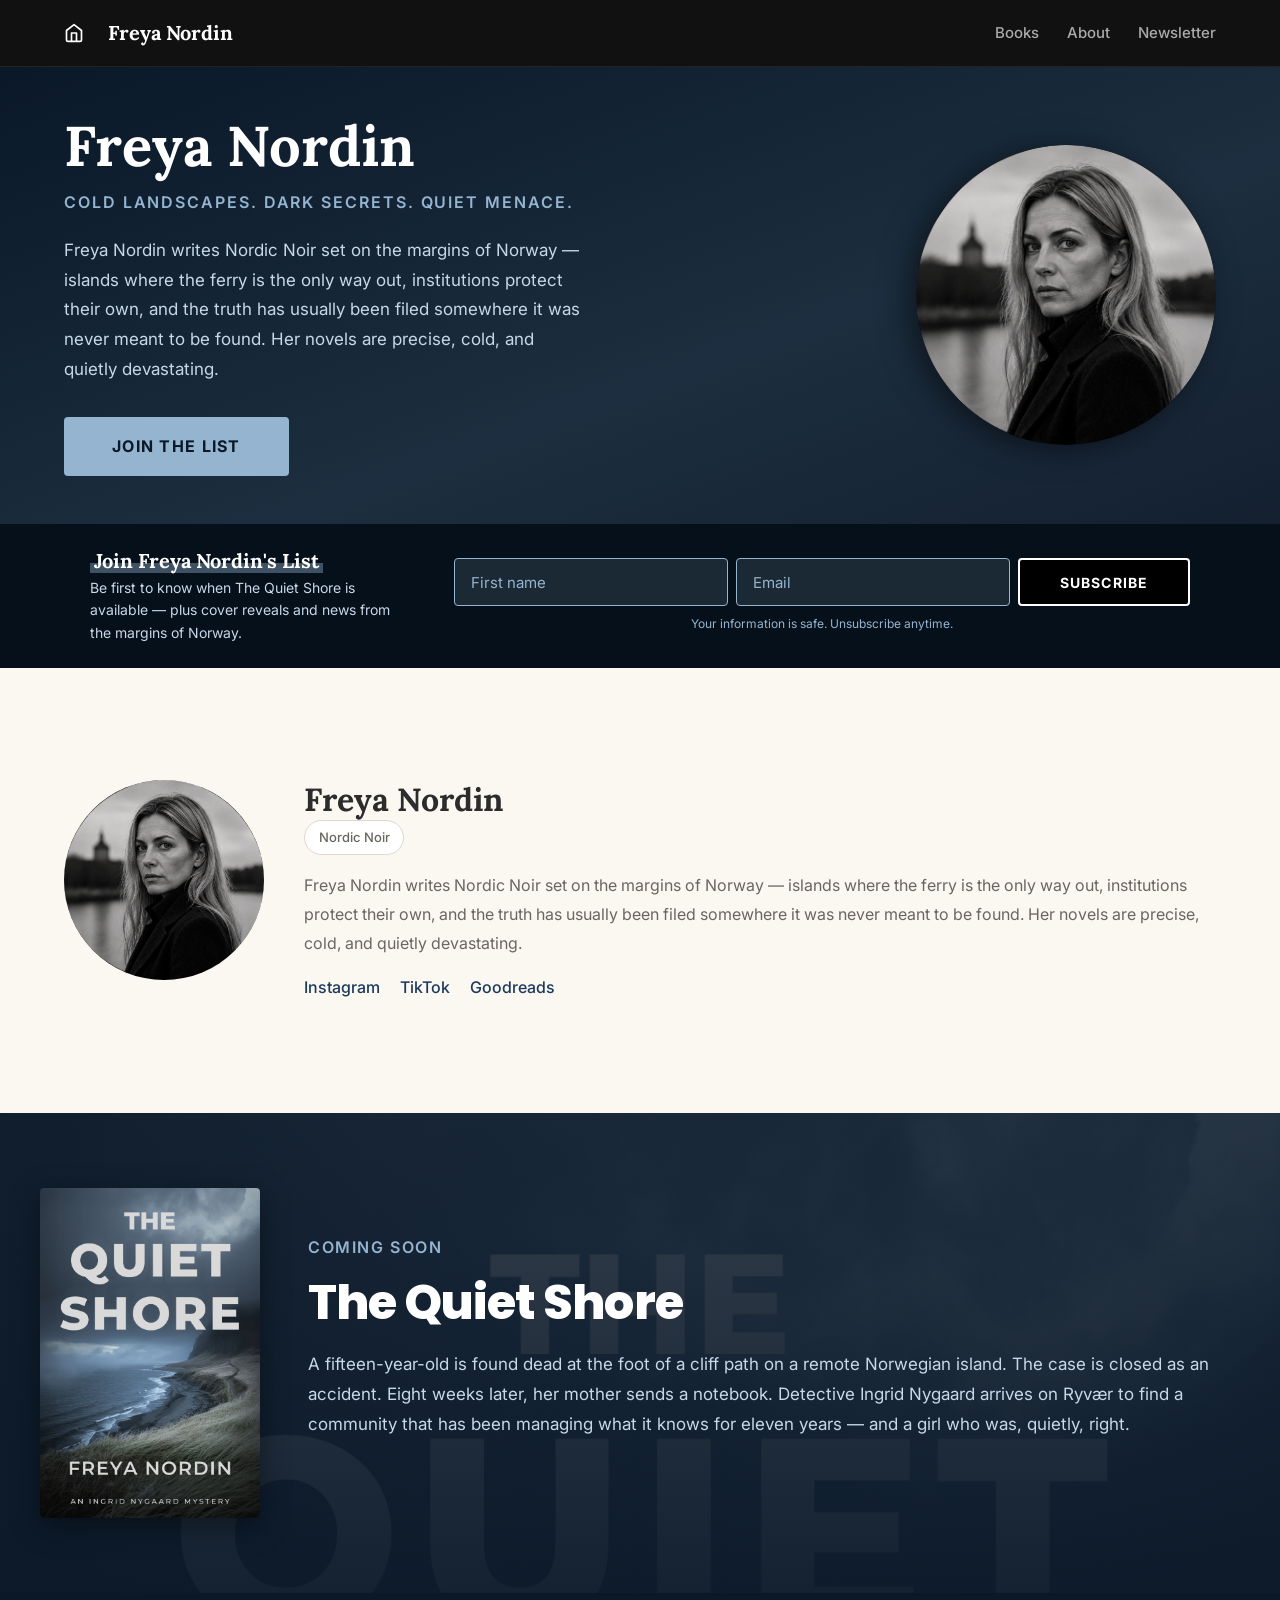
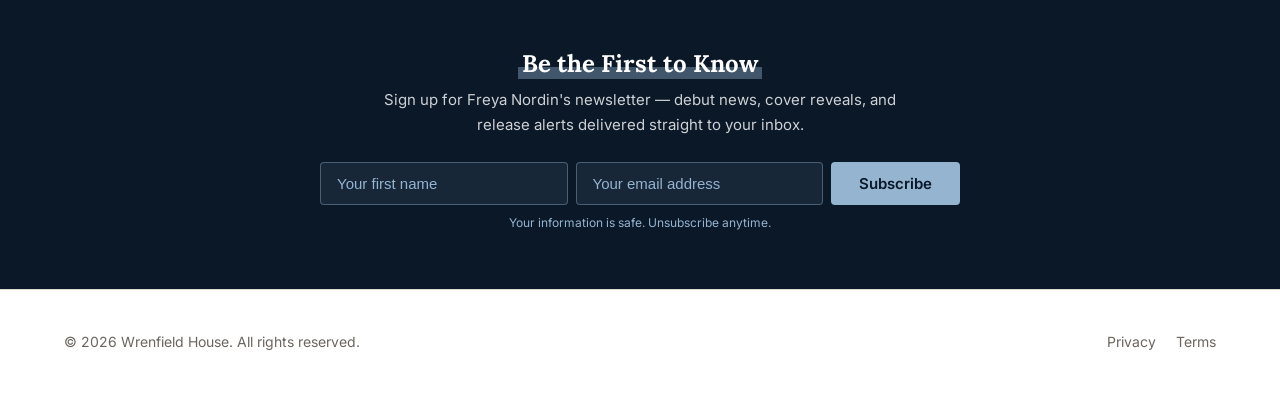
<file: authors/freya-nordin/index.html>
<!DOCTYPE html><html lang="en"> <head><meta charset="UTF-8"><meta name="viewport" content="width=device-width, initial-scale=1.0"><meta name="description" content="Books by Freya Nordin. Cold landscapes. Dark secrets. Quiet menace."><title>Freya Nordin | Nordic Noir Author</title><link rel="icon" type="image/svg+xml" href="/favicon.svg"><link rel="stylesheet" href="/_astro/calla-finn.DYOgFp5V.css">
<link rel="stylesheet" href="/_astro/freya-nordin.BcOmP9ZD.css"></head> <body> <header class="author-landing-header"> <div class="container"> <div class="al-header-inner"> <a href="/" class="al-home" title="Back to Wrenfield House"> <svg xmlns="http://www.w3.org/2000/svg" width="20" height="20" viewBox="0 0 24 24" fill="none" stroke="currentColor" stroke-width="2" stroke-linecap="round" stroke-linejoin="round"><path d="M3 9l9-7 9 7v11a2 2 0 0 1-2 2H5a2 2 0 0 1-2-2z"></path><polyline points="9 22 9 12 15 12 15 22"></polyline></svg> </a> <span class="al-author-name">Freya Nordin</span> <nav class="al-nav"> <a href="#books">Books</a> <a href="#about">About</a> <a href="#newsletter">Newsletter</a> </nav> </div> </div> </header> <main>   <section class="fn-hero" id="books" data-astro-cid-wi4n4ggz> <div class="fn-hero-inner container" data-astro-cid-wi4n4ggz> <div class="fn-hero-text" data-astro-cid-wi4n4ggz> <h1 class="fn-hero-title" data-astro-cid-wi4n4ggz>Freya Nordin</h1> <p class="fn-hero-tagline" data-astro-cid-wi4n4ggz>Cold landscapes. Dark secrets. Quiet menace.</p> <p class="fn-hero-blurb" data-astro-cid-wi4n4ggz>Freya Nordin writes Nordic Noir set on the margins of Norway — islands where the ferry is the only way out, institutions protect their own, and the truth has usually been filed somewhere it was never meant to be found. Her novels are precise, cold, and quietly devastating.</p>  <a href="#newsletter" class="fn-hero-btn" data-astro-cid-wi4n4ggz>
Join the List
</a> </div> <div class="fn-hero-cover" data-astro-cid-wi4n4ggz> <img src="/images/authors/freya-nordin/Freya-Nordin.png" alt="Freya Nordin" class="fn-hero-author-photo" data-astro-cid-wi4n4ggz> </div> </div> </section>  <div class="fn-optin-bar" data-astro-cid-wi4n4ggz> <div class="container" data-astro-cid-wi4n4ggz> <div class="al-optin" id="newsletter" data-astro-cid-wi4n4ggz> <div class="al-optin-text" data-astro-cid-wi4n4ggz> <h2 data-astro-cid-wi4n4ggz><mark class="fn-optin-highlight" data-astro-cid-wi4n4ggz>Join Freya Nordin's List</mark></h2> <p data-astro-cid-wi4n4ggz>Be first to know when The Quiet Shore is available — plus cover reveals and news from the margins of Norway.</p> </div> <div class="al-optin-form-wrap" data-astro-cid-wi4n4ggz> <form class="al-optin-form" data-action="https://assets.mailerlite.com/jsonp/1623576/forms/186076344395761155/subscribe" data-astro-cid-wi4n4ggz> <input type="text" name="fields[name]" placeholder="First name" autocomplete="given-name" data-astro-cid-wi4n4ggz> <input type="email" name="fields[email]" placeholder="Email" autocomplete="email" required data-astro-cid-wi4n4ggz> <button type="submit" class="btn al-btn-dark" style="white-space:nowrap;" data-astro-cid-wi4n4ggz>Subscribe</button> </form> <p class="al-optin-success" style="display:none;" data-astro-cid-wi4n4ggz>Thank you! Check your inbox.</p> <p class="al-optin-privacy" data-astro-cid-wi4n4ggz>Your information is safe. Unsubscribe anytime.</p> </div> </div> </div> </div>  <section class="al-section al-section-light" id="about" data-astro-cid-wi4n4ggz> <div class="container" data-astro-cid-wi4n4ggz> <div class="author-hero" data-astro-cid-wi4n4ggz> <img src="/images/authors/freya-nordin/Freya-Nordin.png" alt="Freya Nordin" class="photo" loading="lazy" data-astro-cid-wi4n4ggz> <div class="bio-box" data-astro-cid-wi4n4ggz> <h2 data-astro-cid-wi4n4ggz>Freya Nordin</h2> <div class="genre-list" data-astro-cid-wi4n4ggz> <span class="tag" data-astro-cid-wi4n4ggz>Nordic Noir</span> </div> <p class="bio-text" data-astro-cid-wi4n4ggz>Freya Nordin writes Nordic Noir set on the margins of Norway — islands where the ferry is the only way out, institutions protect their own, and the truth has usually been filed somewhere it was never meant to be found. Her novels are precise, cold, and quietly devastating.</p> <div class="social-links" data-astro-cid-wi4n4ggz> <a href="https://instagram.com/freyanordinauthor" target="_blank" rel="noopener" data-astro-cid-wi4n4ggz>Instagram</a> <a href="https://tiktok.com/@freyanordinauthor" target="_blank" rel="noopener" data-astro-cid-wi4n4ggz>TikTok</a>  <a href="https://goodreads.com/freyanordin" target="_blank" rel="noopener" data-astro-cid-wi4n4ggz>Goodreads</a>  </div> </div> </div> </div> </section>   <section class="al-preorder-banner" style="background-image: url(/images/covers/freya-nordin/the-quiet-shore.png);" data-astro-cid-wi4n4ggz> <div class="al-preorder-overlay" data-astro-cid-wi4n4ggz></div> <div class="al-preorder-inner container" data-astro-cid-wi4n4ggz> <div class="al-preorder-cover" data-astro-cid-wi4n4ggz> <img src="/images/covers/freya-nordin/the-quiet-shore.png" alt="The Quiet Shore" data-astro-cid-wi4n4ggz> </div> <div class="al-preorder-content" data-astro-cid-wi4n4ggz> <span class="al-preorder-label" data-astro-cid-wi4n4ggz>Coming Soon</span> <h2 class="al-preorder-title" data-astro-cid-wi4n4ggz>The Quiet Shore</h2> <p class="al-preorder-blurb" data-astro-cid-wi4n4ggz>A fifteen-year-old is found dead at the foot of a cliff path on a remote Norwegian island. The case is closed as an accident. Eight weeks later, her mother sends a notebook. Detective Ingrid Nygaard arrives on Ryvær to find a community that has been managing what it knows for eleven years — and a girl who was, quietly, right.</p>  </div> </div> </section>  <section class="al-section al-bottom-newsletter fn-bottom-nl" data-astro-cid-wi4n4ggz> <div class="container" data-astro-cid-wi4n4ggz> <h2 class="al-bottom-nl-heading" data-astro-cid-wi4n4ggz><mark class="fn-highlight" data-astro-cid-wi4n4ggz>Be the First to Know</mark></h2> <p class="al-bottom-nl-desc" data-astro-cid-wi4n4ggz>Sign up for Freya Nordin's newsletter — debut news, cover reveals, and release alerts delivered straight to your inbox.</p> <form class="al-bottom-nl-form" data-action="https://assets.mailerlite.com/jsonp/1623576/forms/186076344395761155/subscribe" data-astro-cid-wi4n4ggz> <input type="text" name="fields[name]" placeholder="Your first name" autocomplete="given-name" data-astro-cid-wi4n4ggz> <input type="email" name="fields[email]" placeholder="Your email address" autocomplete="email" required data-astro-cid-wi4n4ggz> <button type="submit" class="btn btn-primary" style="white-space:nowrap;" data-astro-cid-wi4n4ggz>Subscribe</button> </form> <p class="al-bottom-nl-success" style="display:none;" data-astro-cid-wi4n4ggz>Thank you! Check your inbox.</p> <p class="al-bottom-nl-privacy" data-astro-cid-wi4n4ggz>Your information is safe. Unsubscribe anytime.</p> </div> </section>  </main> <footer class="site-footer"> <div class="container"> <div class="footer-inner"> <p>&copy; 2026 Wrenfield House. All rights reserved.</p> <div class="footer-links"> <a href="/privacy">Privacy</a> <a href="/terms">Terms</a> </div> </div> </div> </footer> <!-- Scroll to Top --> <a href="#" class="al-scroll-top" id="scrollTop" title="Back to top"> <svg xmlns="http://www.w3.org/2000/svg" width="20" height="20" viewBox="0 0 24 24" fill="none" stroke="currentColor" stroke-width="2.5" stroke-linecap="round" stroke-linejoin="round"><polyline points="18 15 12 9 6 15"></polyline></svg> </a> <script type="module" src="/_astro/AuthorLandingLayout.astro_astro_type_script_index_0_lang.qGqBlL0f.js"></script> <!-- MailerLite Universal --> <script type="module">(function(e,a,c,m,t,s,n){e[t]=e[t]||function(){(e[t].q=e[t].q||[]).push(arguments)},s=a.createElement(c),s.async=1,s.src=m,n=a.getElementsByTagName(c)[0],n.parentNode.insertBefore(s,n)})(window,document,"script","https://assets.mailerlite.com/js/universal.js","ml");ml("account","YOUR_ACCOUNT_ID");</script> <script type="module">const s=document.getElementById("scrollTop");window.addEventListener("scroll",()=>{window.scrollY>400?s?.classList.add("visible"):s?.classList.remove("visible")});</script> </body> </html>  <script type="module">function n(a,s){const e=document.querySelector(a);e?.addEventListener("submit",async c=>{c.preventDefault();const l=e.dataset.action,r=e.querySelector('input[type="email"]').value,i=e.querySelector('input[type="text"]')?.value??"",t=new URLSearchParams;t.append("fields[name]",i),t.append("fields[email]",r),t.append("ml-submit","1"),t.append("anticsrf","true");try{await fetch(l,{method:"POST",body:t,mode:"no-cors"})}catch{}e.style.display="none";const o=document.querySelector(s);o.style.display="block",o.style.color="#ffffff",o.style.fontWeight="600"})}n(".al-optin-form",".al-optin-success");n(".al-bottom-nl-form",".al-bottom-nl-success");</script>
</file>
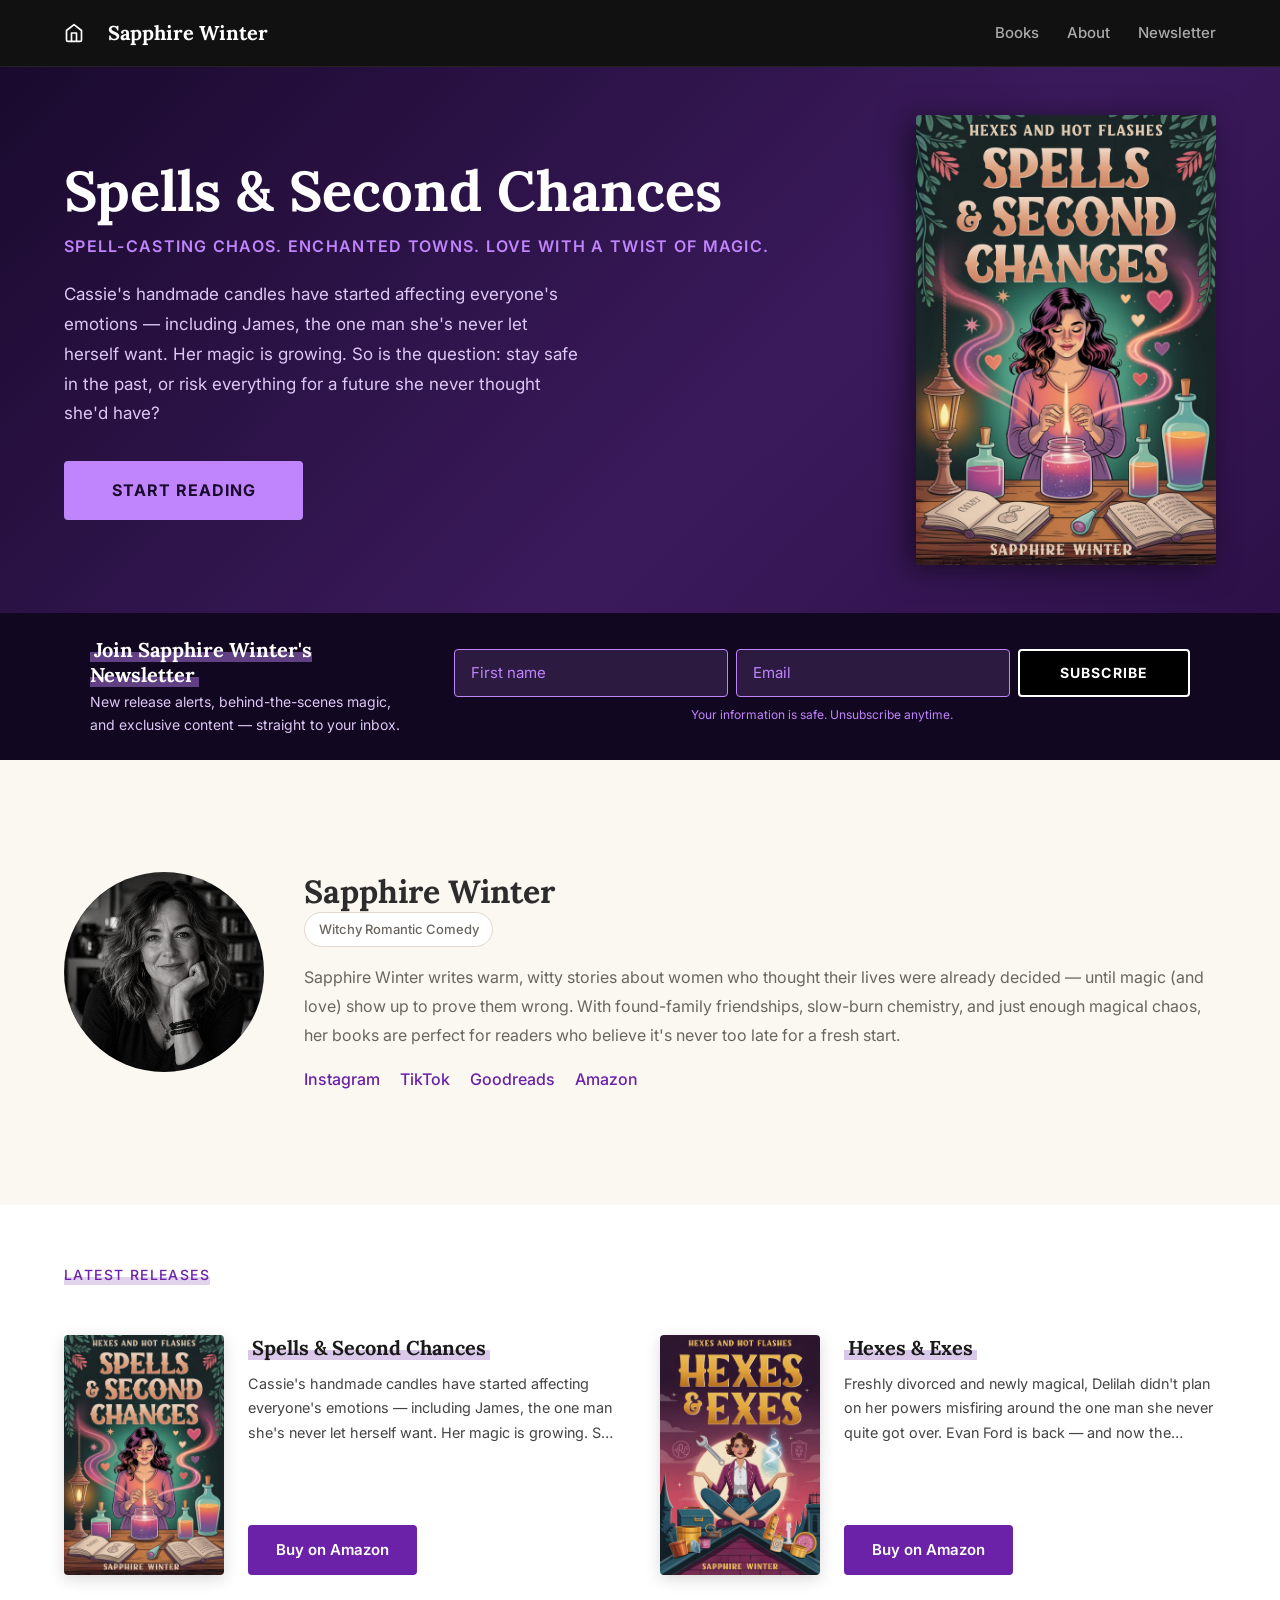
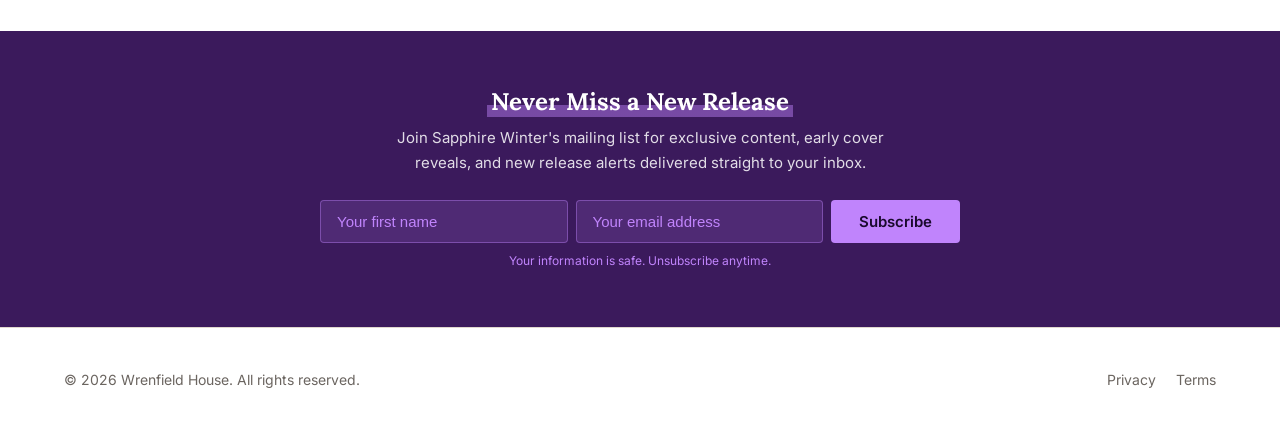
<file: authors/sapphire-winter/index.html>
<!DOCTYPE html><html lang="en"> <head><meta charset="UTF-8"><meta name="viewport" content="width=device-width, initial-scale=1.0"><meta name="description" content="Books by Sapphire Winter. Spell-casting chaos. Enchanted towns. Love with a twist of magic."><title>Sapphire Winter | Witchy Romantic Comedy Author</title><link rel="icon" type="image/svg+xml" href="/favicon.svg"><link rel="stylesheet" href="/_astro/calla-finn.DYOgFp5V.css">
<link rel="stylesheet" href="/_astro/sapphire-winter.dfNXOFwF.css"></head> <body> <header class="author-landing-header"> <div class="container"> <div class="al-header-inner"> <a href="/" class="al-home" title="Back to Wrenfield House"> <svg xmlns="http://www.w3.org/2000/svg" width="20" height="20" viewBox="0 0 24 24" fill="none" stroke="currentColor" stroke-width="2" stroke-linecap="round" stroke-linejoin="round"><path d="M3 9l9-7 9 7v11a2 2 0 0 1-2 2H5a2 2 0 0 1-2-2z"></path><polyline points="9 22 9 12 15 12 15 22"></polyline></svg> </a> <span class="al-author-name">Sapphire Winter</span> <nav class="al-nav"> <a href="#books">Books</a> <a href="#about">About</a> <a href="#newsletter">Newsletter</a> </nav> </div> </div> </header> <main>   <section class="sw-hero" id="books" data-astro-cid-cmtzettx> <div class="sw-hero-inner container" data-astro-cid-cmtzettx> <div class="sw-hero-text" data-astro-cid-cmtzettx> <h1 class="sw-hero-title" data-astro-cid-cmtzettx>Spells &amp; Second Chances</h1> <p class="sw-hero-tagline" data-astro-cid-cmtzettx>Spell-casting chaos. Enchanted towns. Love with a twist of magic.</p> <p class="sw-hero-blurb" data-astro-cid-cmtzettx>Cassie&#39;s handmade candles have started affecting everyone&#39;s emotions — including James, the one man she&#39;s never let herself want. Her magic is growing. So is the question: stay safe in the past, or risk everything for a future she never thought she&#39;d have?</p> <a href="https://www.amazon.com/dp/B0FLKPRMCH" class="sw-hero-btn" target="_blank" rel="noopener" data-astro-cid-cmtzettx>
Start Reading
</a> </div> <div class="sw-hero-cover" data-astro-cid-cmtzettx> <img src="/images/covers/sapphire-winter/spells-and-second-chances.png" alt="Spells &#38; Second Chances" data-astro-cid-cmtzettx> </div> </div> </section>  <div class="sw-optin-bar" data-astro-cid-cmtzettx> <div class="container" data-astro-cid-cmtzettx> <div class="al-optin" id="newsletter" data-astro-cid-cmtzettx> <div class="al-optin-text" data-astro-cid-cmtzettx> <h2 data-astro-cid-cmtzettx><mark class="sw-optin-highlight" data-astro-cid-cmtzettx>Join Sapphire Winter's Newsletter</mark></h2> <p data-astro-cid-cmtzettx>New release alerts, behind-the-scenes magic, and exclusive content — straight to your inbox.</p> </div> <div class="al-optin-form-wrap" data-astro-cid-cmtzettx> <form class="al-optin-form" data-action="https://assets.mailerlite.com/jsonp/1623576/forms/186076239362000610/subscribe" data-astro-cid-cmtzettx> <input type="text" name="fields[name]" placeholder="First name" autocomplete="given-name" data-astro-cid-cmtzettx> <input type="email" name="fields[email]" placeholder="Email" autocomplete="email" required data-astro-cid-cmtzettx> <button type="submit" class="btn al-btn-dark" style="white-space:nowrap;" data-astro-cid-cmtzettx>Subscribe</button> </form> <p class="al-optin-success" style="display:none;" data-astro-cid-cmtzettx>Thank you! Check your inbox.</p> <p class="al-optin-privacy" data-astro-cid-cmtzettx>Your information is safe. Unsubscribe anytime.</p> </div> </div> </div> </div>  <section class="al-section al-section-light" id="about" data-astro-cid-cmtzettx> <div class="container" data-astro-cid-cmtzettx> <div class="author-hero" data-astro-cid-cmtzettx> <img src="/images/authors/sapphire-winter/Sapphire-Winter.png" alt="Sapphire Winter" class="photo" loading="lazy" data-astro-cid-cmtzettx> <div class="bio-box" data-astro-cid-cmtzettx> <h2 data-astro-cid-cmtzettx>Sapphire Winter</h2> <div class="genre-list" data-astro-cid-cmtzettx> <span class="tag" data-astro-cid-cmtzettx>Witchy Romantic Comedy</span> </div> <p class="bio-text" data-astro-cid-cmtzettx>Sapphire Winter writes warm, witty stories about women who thought their lives were already decided — until magic (and love) show up to prove them wrong. With found-family friendships, slow-burn chemistry, and just enough magical chaos, her books are perfect for readers who believe it&#39;s never too late for a fresh start.</p> <div class="social-links" data-astro-cid-cmtzettx> <a href="https://instagram.com/sapphirewinterauthor" target="_blank" rel="noopener" data-astro-cid-cmtzettx>Instagram</a> <a href="https://tiktok.com/@sapphirewinterauthor" target="_blank" rel="noopener" data-astro-cid-cmtzettx>TikTok</a>  <a href="https://goodreads.com/sapphirewinter" target="_blank" rel="noopener" data-astro-cid-cmtzettx>Goodreads</a> <a href="https://amazon.com/author/sapphirewinter" target="_blank" rel="noopener" data-astro-cid-cmtzettx>Amazon</a> </div> </div> </div> </div> </section>  <section class="al-section al-latest-releases" data-astro-cid-cmtzettx> <div class="container" data-astro-cid-cmtzettx> <div class="section-title" style="text-align:left;" data-astro-cid-cmtzettx> <span data-astro-cid-cmtzettx>Latest Releases</span> </div> <div class="al-releases-grid" data-astro-cid-cmtzettx> <div class="al-release-card" data-astro-cid-cmtzettx> <div class="cover-wrap" data-astro-cid-cmtzettx> <img src="/images/covers/sapphire-winter/spells-and-second-chances.png" alt="Spells &#38; Second Chances" loading="lazy" data-astro-cid-cmtzettx> </div> <div class="release-info" data-astro-cid-cmtzettx> <h3 data-astro-cid-cmtzettx><mark data-astro-cid-cmtzettx>Spells &amp; Second Chances</mark></h3> <p class="blurb" data-astro-cid-cmtzettx>Cassie&#39;s handmade candles have started affecting everyone&#39;s emotions — including James, the one man she&#39;s never let herself want. Her magic is growing. So is the question: stay safe in the past, or risk everything for a future she never thought she&#39;d have?</p> <a href="https://www.amazon.com/dp/B0FLKPRMCH" class="btn btn-primary" target="_blank" rel="noopener" data-astro-cid-cmtzettx>
Buy on Amazon
</a> </div> </div><div class="al-release-card" data-astro-cid-cmtzettx> <div class="cover-wrap" data-astro-cid-cmtzettx> <img src="/images/covers/sapphire-winter/hexes-and-exes.png" alt="Hexes &#38; Exes" loading="lazy" data-astro-cid-cmtzettx> </div> <div class="release-info" data-astro-cid-cmtzettx> <h3 data-astro-cid-cmtzettx><mark data-astro-cid-cmtzettx>Hexes &amp; Exes</mark></h3> <p class="blurb" data-astro-cid-cmtzettx>Freshly divorced and newly magical, Delilah didn&#39;t plan on her powers misfiring around the one man she never quite got over. Evan Ford is back — and now the sparks between them are literal.</p> <a href="https://www.amazon.com/dp/B0FLKJRB7X" class="btn btn-primary" target="_blank" rel="noopener" data-astro-cid-cmtzettx>
Buy on Amazon
</a> </div> </div> </div> </div> </section>   <section class="al-section al-bottom-newsletter sw-bottom-nl" data-astro-cid-cmtzettx> <div class="container" data-astro-cid-cmtzettx> <h2 class="al-bottom-nl-heading" data-astro-cid-cmtzettx><mark class="sw-highlight" data-astro-cid-cmtzettx>Never Miss a New Release</mark></h2> <p class="al-bottom-nl-desc" data-astro-cid-cmtzettx>Join Sapphire Winter's mailing list for exclusive content, early cover reveals, and new release alerts delivered straight to your inbox.</p> <form class="al-bottom-nl-form" data-action="https://assets.mailerlite.com/jsonp/1623576/forms/186076239362000610/subscribe" data-astro-cid-cmtzettx> <input type="text" name="fields[name]" placeholder="Your first name" autocomplete="given-name" data-astro-cid-cmtzettx> <input type="email" name="fields[email]" placeholder="Your email address" autocomplete="email" required data-astro-cid-cmtzettx> <button type="submit" class="btn btn-primary" style="white-space:nowrap;" data-astro-cid-cmtzettx>Subscribe</button> </form> <p class="al-bottom-nl-success" style="display:none;" data-astro-cid-cmtzettx>Thank you! Check your inbox.</p> <p class="al-bottom-nl-privacy" data-astro-cid-cmtzettx>Your information is safe. Unsubscribe anytime.</p> </div> </section>  </main> <footer class="site-footer"> <div class="container"> <div class="footer-inner"> <p>&copy; 2026 Wrenfield House. All rights reserved.</p> <div class="footer-links"> <a href="/privacy">Privacy</a> <a href="/terms">Terms</a> </div> </div> </div> </footer> <!-- Scroll to Top --> <a href="#" class="al-scroll-top" id="scrollTop" title="Back to top"> <svg xmlns="http://www.w3.org/2000/svg" width="20" height="20" viewBox="0 0 24 24" fill="none" stroke="currentColor" stroke-width="2.5" stroke-linecap="round" stroke-linejoin="round"><polyline points="18 15 12 9 6 15"></polyline></svg> </a> <script type="module" src="/_astro/AuthorLandingLayout.astro_astro_type_script_index_0_lang.qGqBlL0f.js"></script> <!-- MailerLite Universal --> <script type="module">(function(e,a,c,m,t,s,n){e[t]=e[t]||function(){(e[t].q=e[t].q||[]).push(arguments)},s=a.createElement(c),s.async=1,s.src=m,n=a.getElementsByTagName(c)[0],n.parentNode.insertBefore(s,n)})(window,document,"script","https://assets.mailerlite.com/js/universal.js","ml");ml("account","YOUR_ACCOUNT_ID");</script> <script type="module">const s=document.getElementById("scrollTop");window.addEventListener("scroll",()=>{window.scrollY>400?s?.classList.add("visible"):s?.classList.remove("visible")});</script> </body> </html>  <script type="module">function n(a,s){const e=document.querySelector(a);e?.addEventListener("submit",async c=>{c.preventDefault();const l=e.dataset.action,r=e.querySelector('input[type="email"]').value,i=e.querySelector('input[type="text"]')?.value??"",t=new URLSearchParams;t.append("fields[name]",i),t.append("fields[email]",r),t.append("ml-submit","1"),t.append("anticsrf","true");try{await fetch(l,{method:"POST",body:t,mode:"no-cors"})}catch{}e.style.display="none";const o=document.querySelector(s);o.style.display="block",o.style.color="#ffffff",o.style.fontWeight="600"})}n(".al-optin-form",".al-optin-success");n(".al-bottom-nl-form",".al-bottom-nl-success");</script>
</file>
<file: _astro/calla-finn.DYOgFp5V.css>
@import"https://fonts.googleapis.com/css2?family=Lora:ital,wght@0,400;0,600;0,700;1,400&family=Inter:wght@400;500;600&family=Poppins:wght@600;700;800&display=swap";*,*:before,*:after{box-sizing:border-box;margin:0;padding:0}:root{--color-bg: #FFFFFF;--color-bg-alt: #FBF8F2;--color-text: #2C2C2C;--color-text-muted:#6B6560;--color-accent: #4A1942;--color-accent-hover: #3A1335;--color-border: #E0D8CE;--color-white: #FFFFFF;--font-heading: "Lora", Georgia, serif;--font-body: "Inter", system-ui, sans-serif;--max-width: 1200px;--space-xs: .5rem;--space-sm: 1rem;--space-md: 1.5rem;--space-lg: 2.5rem;--space-xl: 3.5rem;--space-2xl: 5rem}html{font-size:16px;scroll-behavior:smooth}body{font-family:var(--font-body);color:var(--color-text);background:var(--color-bg);line-height:1.7;-webkit-font-smoothing:antialiased}img{max-width:100%;height:auto;display:block}a{color:var(--color-accent);text-decoration:none}a:hover{color:var(--color-accent-hover)}h1,h2,h3,h4{font-family:var(--font-heading);font-weight:700;line-height:1.25;color:var(--color-text)}h1{font-size:2.75rem}h2{font-size:2rem}h3{font-size:1.5rem}h4{font-size:1.25rem}.container{max-width:var(--max-width);margin:0 auto;padding:0 var(--space-md)}.section{padding:var(--space-xl) 0}.section-title{text-align:center;margin-bottom:var(--space-lg)}.section-title span{display:block;font-family:var(--font-body);font-size:.875rem;font-weight:500;text-transform:uppercase;letter-spacing:.1em;color:var(--color-accent);margin-bottom:var(--space-xs)}.btn{display:inline-block;padding:.75rem 1.75rem;border-radius:4px;font-family:var(--font-body);font-weight:600;font-size:.9375rem;cursor:pointer;border:none;transition:background .2s,transform .1s}.btn:active{transform:translateY(1px)}.btn-primary{background:var(--color-accent);color:var(--color-white)}.btn-primary:hover{background:var(--color-accent-hover);color:var(--color-white)}.btn-outline{background:transparent;color:var(--color-accent);border:2px solid var(--color-accent)}.btn-outline:hover,.btn-dark{background:var(--color-accent);color:var(--color-white)}.btn-dark:hover{background:var(--color-accent-hover);color:var(--color-white)}.tag{display:inline-block;padding:.35rem .85rem;border-radius:999px;font-size:.8125rem;font-weight:500;border:1px solid var(--color-border);background:var(--color-white);color:var(--color-text-muted);cursor:pointer;transition:all .2s}.tag:hover,.tag.active{background:var(--color-accent);color:var(--color-white);border-color:var(--color-accent)}.card{background:var(--color-white);border:1px solid var(--color-border);border-radius:6px;overflow:hidden;transition:box-shadow .3s,transform .2s}.card:hover{box-shadow:0 6px 28px #00000012;transform:translateY(-3px)}.hero{text-align:center;padding:var(--space-xl) 0;background:var(--color-bg-alt);border-bottom:1px solid var(--color-border)}.hero h1{margin-bottom:var(--space-sm)}.hero .tagline{font-family:var(--font-heading);font-style:italic;font-size:1.25rem;color:var(--color-text-muted);margin-bottom:var(--space-md)}.hero .mission{max-width:640px;margin:0 auto;color:var(--color-text-muted);font-size:1.0625rem;line-height:1.8}.book-grid{display:grid;grid-template-columns:repeat(auto-fill,minmax(220px,1fr));gap:var(--space-lg)}.book-card{display:flex;flex-direction:column}.book-card .cover-wrap{aspect-ratio:2/3;overflow:hidden;background:var(--color-bg-alt)}.book-card .cover-wrap img{width:100%;height:100%;object-fit:cover}.book-card .info{padding:var(--space-sm);display:flex;flex-direction:column;flex:1}.book-card .info h4{font-size:1rem;margin-bottom:.25rem}.book-card .info .author-name{font-size:.8125rem;color:var(--color-text-muted);margin-bottom:.5rem;flex:1}.book-card .info .genre-tag{font-size:.75rem;padding:.2rem .6rem;align-self:flex-start}.book-card .info .book-card-blurb{font-size:.8125rem;color:var(--color-text-muted);margin-top:.5rem;line-height:1.6;display:-webkit-box;-webkit-line-clamp:3;-webkit-box-orient:vertical;overflow:hidden}.book-card .info .book-card-btn{margin-top:auto;padding:.5rem 1rem;font-size:.8125rem;display:block;text-align:center}.book-card .info .btn-dark{display:block;text-align:center;margin-top:.75rem;padding:.5rem 1rem;font-size:.8125rem}.author-grid{display:grid;grid-template-columns:repeat(auto-fill,minmax(300px,1fr));gap:var(--space-lg)}.author-card{display:flex;align-items:center;gap:var(--space-sm);padding:var(--space-md)}.author-card .avatar{width:80px;height:80px;border-radius:50%;object-fit:cover;flex-shrink:0;background:var(--color-bg-alt)}.author-card .meta h3{font-size:1.125rem;margin-bottom:.25rem}.author-card .meta .genres{font-size:.8125rem;color:var(--color-text-muted)}.newsletter-banner{background:var(--color-accent);padding:var(--space-xl) 0;text-align:center}.newsletter-banner h2{color:var(--color-white);margin-bottom:var(--space-xs)}.newsletter-banner p{color:#ffffffd9;margin-bottom:var(--space-md);max-width:480px;margin-left:auto;margin-right:auto}.newsletter-banner form{display:flex;flex-wrap:wrap;gap:var(--space-xs);max-width:620px;margin:0 auto}.newsletter-banner input[type=email],.newsletter-banner input[type=text]{flex:1;padding:.75rem 1rem;border:none;border-radius:4px;font-family:var(--font-body);font-size:.9375rem;background:var(--color-white)}.newsletter-banner input[type=email]:focus,.newsletter-banner input[type=text]:focus{outline:2px solid rgba(255,255,255,.5);outline-offset:-1px}.newsletter-banner .btn-primary{background:var(--color-white);color:var(--color-accent)}.newsletter-banner .btn-primary:hover{background:#ffffffe6;color:var(--color-accent)}.newsletter{background:var(--color-bg-alt);border-radius:8px;padding:var(--space-xl) var(--space-lg);text-align:center}.newsletter h2{margin-bottom:var(--space-xs)}.newsletter p{color:var(--color-text-muted);margin-bottom:var(--space-md);max-width:480px;margin-left:auto;margin-right:auto}.newsletter form{display:flex;flex-wrap:wrap;gap:var(--space-xs);max-width:620px;margin:0 auto}.newsletter input[type=email],.newsletter input[type=text]{flex:1;padding:.75rem 1rem;border:1px solid var(--color-border);border-radius:4px;font-family:var(--font-body);font-size:.9375rem;background:var(--color-white)}.newsletter input[type=email]:focus,.newsletter input[type=text]:focus{outline:2px solid var(--color-accent);outline-offset:-1px}.site-header{display:flex;align-items:center;justify-content:space-between;padding:var(--space-md) 0}.site-header .logo{font-family:var(--font-heading);font-size:1.375rem;font-weight:700;color:var(--color-text)}.site-header nav a{margin-left:var(--space-md);font-size:.9375rem;font-weight:500;color:var(--color-text-muted)}.site-header nav a:hover{color:var(--color-accent)}.site-footer{border-top:1px solid var(--color-border);padding:var(--space-lg) 0;color:var(--color-text-muted);font-size:.875rem}.footer-inner{display:flex;justify-content:space-between;align-items:center;flex-wrap:wrap;gap:var(--space-sm)}.footer-links a{margin-left:var(--space-sm);color:var(--color-text-muted)}.footer-links a:hover{color:var(--color-accent)}.author-hero{display:flex;gap:var(--space-lg);align-items:flex-start;padding:var(--space-xl) 0}.author-hero .photo{width:200px;height:200px;border-radius:50%;object-fit:cover;flex-shrink:0;background:var(--color-bg-alt);border:none}.author-hero .bio-box h1{margin-bottom:var(--space-xs)}.author-hero .bio-box .genre-list{margin-bottom:var(--space-sm);display:flex;gap:var(--space-xs);flex-wrap:wrap}.author-hero .bio-box .bio-text{color:var(--color-text-muted);line-height:1.8;margin-bottom:var(--space-sm)}.author-hero .social-links a{margin-right:var(--space-sm);font-weight:500}.latest-release{background:var(--color-bg-alt);border-radius:8px;padding:var(--space-lg);display:flex;gap:var(--space-lg);align-items:flex-start;margin-bottom:var(--space-lg)}.latest-release .cover-wrap{width:180px;flex-shrink:0;border-radius:6px;overflow:hidden;aspect-ratio:2/3;background:var(--color-border)}.latest-release .cover-wrap img{width:100%;height:100%;object-fit:cover}.latest-release .release-info h3{margin-bottom:var(--space-xs)}.latest-release .release-info .blurb{color:var(--color-text-muted);margin-bottom:var(--space-sm);line-height:1.8}.free-book-wrap{margin-bottom:var(--space-lg)}.free-book-box{background:var(--color-bg-alt);border:2px solid var(--color-accent);border-radius:8px;padding:var(--space-lg);display:flex;gap:var(--space-lg);align-items:center}.free-book-cover{width:180px;flex-shrink:0;border-radius:6px;overflow:hidden;aspect-ratio:1/1;background:var(--color-border)}.free-book-cover img{width:100%;height:100%;object-fit:cover}.free-book-info h3{margin-bottom:var(--space-xs)}.free-book-info .blurb{color:var(--color-text-muted);line-height:1.8;margin-bottom:var(--space-md)}@media(max-width:768px){.free-book-box{flex-direction:column;align-items:center;text-align:center}}[data-theme=dark-whimsy] .free-book-box{background:#2a1832;border-color:#c9a84c}[data-theme=dark-whimsy] .free-book-info .blurb{color:#fff}[data-theme=dark-whimsy] .free-book-cover{background:#3d2548}[data-theme=midnight-blue] .free-book-box{background:#121f36;border-color:#5b9bd5}[data-theme=midnight-blue] .free-book-info .blurb{color:#c5d0e6}[data-theme=midnight-blue] .free-book-cover{background:#1e3050}[data-theme=dark-thriller] .free-book-box{background:#1a1a1a;border-color:#c43030}[data-theme=dark-thriller] .free-book-info .blurb{color:#b0b0b0}[data-theme=dark-thriller] .free-book-cover{background:#2a2a2a}.coming-soon-wrap{margin-bottom:var(--space-lg)}.coming-soon-box{background:var(--color-accent);color:#fff;border-radius:8px;padding:var(--space-lg);text-align:center}.coming-soon-columns{display:flex;gap:var(--space-lg);align-items:flex-start;text-align:left;margin-bottom:var(--space-md)}.coming-soon-box .cover-wrap{width:180px;flex-shrink:0;border-radius:6px;overflow:hidden;aspect-ratio:2/3;background:#ffffff26}.coming-soon-box .cover-wrap img{width:100%;height:100%;object-fit:cover}.coming-soon-box .cs-info{flex:1}.coming-soon-box .cs-info h3{color:#fff;margin-bottom:var(--space-sm);font-size:1.5rem}.coming-soon-box .cs-info .blurb{color:#fff;line-height:1.8;opacity:.95}.coming-soon-btn{background:#fff!important;color:var(--color-accent)!important;letter-spacing:.05em;padding:.85rem 2.5rem!important}.coming-soon-btn:hover{background:#f5f0e8!important;color:var(--color-accent)!important}@media(max-width:768px){.coming-soon-columns{flex-direction:column;align-items:center;text-align:center}}.legal-page{max-width:720px;margin:0 auto;padding:var(--space-xl) 0 var(--space-2xl)}.legal-page h1{margin-bottom:var(--space-xs)}.legal-page .last-updated{color:var(--color-text-muted);font-size:.875rem;margin-bottom:var(--space-lg)}.legal-page h2{font-size:1.25rem;margin-top:var(--space-lg);margin-bottom:var(--space-sm)}.legal-page h3{font-size:1.0625rem;margin-top:var(--space-sm);margin-bottom:var(--space-xs)}.legal-page p,.legal-page ul{margin-bottom:var(--space-sm);color:var(--color-text-muted)}.legal-page ul{padding-left:1.25rem}.legal-page li{margin-bottom:.35rem}.filter-bar{display:flex;flex-wrap:wrap;gap:var(--space-xs);justify-content:center;margin-bottom:var(--space-lg)}[data-theme=dark-whimsy]{background:#1e1226;padding-bottom:1px}[data-theme=dark-whimsy] h1,[data-theme=dark-whimsy] h2,[data-theme=dark-whimsy] h3,[data-theme=dark-whimsy] h4{color:#f5ede0}[data-theme=dark-whimsy] p,[data-theme=dark-whimsy] .bio-text,[data-theme=dark-whimsy] .author-hero .bio-box .bio-text,[data-theme=dark-whimsy] .blurb,[data-theme=dark-whimsy] .author-name{color:#fff}[data-theme=dark-whimsy] a{color:#c9a84c}[data-theme=dark-whimsy] a:hover{color:#dfc06a}[data-theme=dark-whimsy] .section-title span{color:#c9a84c}[data-theme=dark-whimsy] .tag{background:transparent;border-color:#c9a84c;color:#c9a84c}[data-theme=dark-whimsy] .tag:hover,[data-theme=dark-whimsy] .tag.active{background:#c9a84c;color:#1e1226}[data-theme=dark-whimsy] .card{background:#2a1832;border-color:#3d2548}[data-theme=dark-whimsy] .card:hover{box-shadow:0 4px 24px #0000004d}[data-theme=dark-whimsy] .book-card .cover-wrap{background:#2a1832}[data-theme=dark-whimsy] .book-card .info .genre-tag{border-color:#c9a84c;color:#c9a84c;background:transparent}[data-theme=dark-whimsy] .btn-primary{background:#c9a84c;color:#1e1226}[data-theme=dark-whimsy] .btn-primary:hover{background:#b08f3a;color:#1e1226}[data-theme=dark-whimsy] .btn-outline{border-color:#c9a84c;color:#c9a84c}[data-theme=dark-whimsy] .btn-outline:hover,[data-theme=dark-whimsy] .btn-dark{background:#c9a84c;color:#1e1226}[data-theme=dark-whimsy] .btn-dark:hover{background:#b08f3a;color:#1e1226}[data-theme=dark-whimsy] .latest-release{background:#2a1832;border:1px solid #3D2548}[data-theme=dark-whimsy] .latest-release .cover-wrap{background:#3d2548}[data-theme=dark-whimsy] .coming-soon-box{background:#c9a84c;color:#1e1226}[data-theme=dark-whimsy] .coming-soon-box .cs-info h3,[data-theme=dark-whimsy] .coming-soon-box .cs-info .blurb{color:#1e1226}[data-theme=dark-whimsy] .coming-soon-btn{background:#1e1226!important;color:#c9a84c!important}[data-theme=dark-whimsy] .coming-soon-btn:hover{background:#2a1832!important;color:#c9a84c!important}[data-theme=dark-whimsy] .newsletter{background:#2a1832}[data-theme=dark-whimsy] .newsletter p{color:#fff}[data-theme=dark-whimsy] .newsletter input[type=email],[data-theme=dark-whimsy] .newsletter input[type=text]{background:#1e1226;border-color:#3d2548;color:#f5ede0}[data-theme=dark-whimsy] .newsletter input::placeholder{color:#8b7090}[data-theme=dark-whimsy] .author-hero .photo{background:#2a1832;border:none}[data-theme=dark-whimsy] .social-links a{color:#c9a84c}[data-theme=dark-whimsy] .social-links a:hover{color:#dfc06a}[data-theme=midnight-blue]{background:#0b1529;padding-bottom:1px}[data-theme=midnight-blue] h1,[data-theme=midnight-blue] h2,[data-theme=midnight-blue] h3,[data-theme=midnight-blue] h4{color:#e8edf5}[data-theme=midnight-blue] p,[data-theme=midnight-blue] .bio-text,[data-theme=midnight-blue] .author-hero .bio-box .bio-text,[data-theme=midnight-blue] .blurb,[data-theme=midnight-blue] .author-name{color:#c5d0e6}[data-theme=midnight-blue] a{color:#5b9bd5}[data-theme=midnight-blue] a:hover{color:#7cb4e8}[data-theme=midnight-blue] .section-title span{color:#5b9bd5}[data-theme=midnight-blue] .tag{background:transparent;border-color:#5b9bd5;color:#5b9bd5}[data-theme=midnight-blue] .tag:hover,[data-theme=midnight-blue] .tag.active{background:#5b9bd5;color:#0b1529}[data-theme=midnight-blue] .card{background:#121f36;border-color:#1e3050}[data-theme=midnight-blue] .card:hover{box-shadow:0 4px 24px #0006}[data-theme=midnight-blue] .book-card .cover-wrap{background:#121f36}[data-theme=midnight-blue] .book-card .info .genre-tag{border-color:#5b9bd5;color:#5b9bd5;background:transparent}[data-theme=midnight-blue] .btn-primary{background:#5b9bd5;color:#0b1529}[data-theme=midnight-blue] .btn-primary:hover{background:#4a87bf;color:#0b1529}[data-theme=midnight-blue] .btn-outline{border-color:#5b9bd5;color:#5b9bd5}[data-theme=midnight-blue] .btn-outline:hover,[data-theme=midnight-blue] .btn-dark{background:#5b9bd5;color:#0b1529}[data-theme=midnight-blue] .btn-dark:hover{background:#4a87bf;color:#0b1529}[data-theme=midnight-blue] .latest-release{background:#121f36;border:1px solid #1E3050}[data-theme=midnight-blue] .latest-release .cover-wrap{background:#1e3050}[data-theme=midnight-blue] .coming-soon-box{background:#5b9bd5;color:#0b1529}[data-theme=midnight-blue] .coming-soon-box .cs-info h3,[data-theme=midnight-blue] .coming-soon-box .cs-info .blurb{color:#0b1529}[data-theme=midnight-blue] .coming-soon-btn{background:#0b1529!important;color:#5b9bd5!important}[data-theme=midnight-blue] .coming-soon-btn:hover{background:#121f36!important;color:#5b9bd5!important}[data-theme=midnight-blue] .newsletter{background:#121f36}[data-theme=midnight-blue] .newsletter p{color:#c5d0e6}[data-theme=midnight-blue] .newsletter input[type=email],[data-theme=midnight-blue] .newsletter input[type=text]{background:#0b1529;border-color:#1e3050;color:#e8edf5}[data-theme=midnight-blue] .newsletter input::placeholder{color:#4a6080}[data-theme=midnight-blue] .author-hero .photo{background:#121f36;border:none}[data-theme=midnight-blue] .social-links a{color:#5b9bd5}[data-theme=midnight-blue] .social-links a:hover{color:#7cb4e8}[data-theme=dark-thriller]{background:#111;padding-bottom:1px}[data-theme=dark-thriller] h1,[data-theme=dark-thriller] h2,[data-theme=dark-thriller] h3,[data-theme=dark-thriller] h4{color:#e8e8e8}[data-theme=dark-thriller] p,[data-theme=dark-thriller] .bio-text,[data-theme=dark-thriller] .author-hero .bio-box .bio-text,[data-theme=dark-thriller] .blurb,[data-theme=dark-thriller] .author-name{color:#b0b0b0}[data-theme=dark-thriller] a{color:#c43030}[data-theme=dark-thriller] a:hover{color:#e04040}[data-theme=dark-thriller] .section-title span{color:#c43030}[data-theme=dark-thriller] .tag{background:transparent;border-color:#c43030;color:#c43030}[data-theme=dark-thriller] .tag:hover,[data-theme=dark-thriller] .tag.active{background:#c43030;color:#111}[data-theme=dark-thriller] .card{background:#1a1a1a;border-color:#2a2a2a}[data-theme=dark-thriller] .card:hover{box-shadow:0 4px 24px #00000080}[data-theme=dark-thriller] .book-card .cover-wrap{background:#1a1a1a}[data-theme=dark-thriller] .book-card .info .genre-tag{border-color:#c43030;color:#c43030;background:transparent}[data-theme=dark-thriller] .btn-primary{background:#c43030;color:#fff}[data-theme=dark-thriller] .btn-primary:hover{background:#a82525;color:#fff}[data-theme=dark-thriller] .btn-outline{border-color:#c43030;color:#c43030}[data-theme=dark-thriller] .btn-outline:hover,[data-theme=dark-thriller] .btn-dark{background:#c43030;color:#fff}[data-theme=dark-thriller] .btn-dark:hover{background:#a82525;color:#fff}[data-theme=dark-thriller] .latest-release{background:#1a1a1a;border:1px solid #2A2A2A}[data-theme=dark-thriller] .latest-release .cover-wrap{background:#2a2a2a}[data-theme=dark-thriller] .coming-soon-box{background:#c43030;color:#fff}[data-theme=dark-thriller] .coming-soon-box .cs-info h3,[data-theme=dark-thriller] .coming-soon-box .cs-info .blurb{color:#fff}[data-theme=dark-thriller] .coming-soon-btn{background:#111!important;color:#c43030!important}[data-theme=dark-thriller] .coming-soon-btn:hover{background:#1a1a1a!important;color:#c43030!important}[data-theme=dark-thriller] .newsletter{background:#1a1a1a}[data-theme=dark-thriller] .newsletter p{color:#b0b0b0}[data-theme=dark-thriller] .newsletter input[type=email],[data-theme=dark-thriller] .newsletter input[type=text]{background:#111;border-color:#2a2a2a;color:#e8e8e8}[data-theme=dark-thriller] .newsletter input::placeholder{color:#555}[data-theme=dark-thriller] .author-hero .photo{background:#1a1a1a;border:none}[data-theme=dark-thriller] .social-links a{color:#c43030}[data-theme=dark-thriller] .social-links a:hover{color:#e04040}.author-landing-header{background:#111;border-bottom:1px solid #222222}.al-header-inner{display:flex;align-items:center;padding:var(--space-sm) 0;gap:var(--space-md)}.al-home{color:#fff;display:flex;align-items:center;transition:opacity .2s}.al-home:hover{opacity:.7;color:#fff}.al-author-name{font-family:var(--font-heading);font-weight:700;font-size:1.25rem;color:#fff}.al-nav{margin-left:auto}.al-nav a{margin-left:var(--space-md);font-size:.9375rem;font-weight:500;color:#aaa;text-decoration:none}.al-nav a:hover{color:#fff}.al-hero{background:#111;padding:var(--space-xl) 0 var(--space-2xl);text-align:center}.al-book-showcase{background:inherit;padding:2.5rem 0;margin-bottom:0}.al-carousel-wrap{position:relative;max-width:1100px;margin:0 auto;padding:0 3.5rem}.al-carousel{display:flex;gap:1.25rem;overflow-x:auto;scroll-behavior:smooth;scroll-snap-type:x mandatory;-webkit-overflow-scrolling:touch;scrollbar-width:none;padding:0}.al-carousel::-webkit-scrollbar{display:none}.al-carousel-item{flex:0 0 190px;scroll-snap-align:start;transition:transform .3s}.al-carousel-item:hover{transform:scale(1.03)}.al-carousel-item img{width:190px;height:285px;object-fit:cover;border-radius:2px;display:block;box-shadow:0 2px 12px #00000080}.al-carousel-arrow{position:absolute;top:50%;transform:translateY(-50%);width:auto;height:auto;border-radius:0;border:none;background:none;color:#fff;display:flex;align-items:center;justify-content:center;cursor:pointer;padding:1rem .25rem;z-index:10;opacity:.9;transition:opacity .2s}.al-carousel-arrow:hover{opacity:1;background:none}.al-carousel-arrow svg{width:32px;height:32px}.al-carousel-arrow--left{left:0}.al-carousel-arrow--right{right:0}.al-btn-dark{background:#000;color:#fff!important;border:2px solid #ffffff;padding:.75rem 2.5rem;font-size:.875rem;font-weight:700;letter-spacing:.08em;text-transform:uppercase;text-decoration:none;display:inline-block;transition:background .2s,color .2s}.al-btn-dark:hover{background:#fff;color:#000!important}.al-btn-full{width:100%;text-align:center}.al-optin{max-width:1100px;margin:0 auto;background:#000;border:2px solid #333333;border-radius:4px;padding:2rem 2.5rem;display:flex;align-items:center;gap:2.5rem}.al-optin-text{flex:1}.al-optin h2{color:#fff;font-size:1.25rem;margin-bottom:.25rem}.al-optin p{color:#bbb;font-size:.875rem;line-height:1.6;margin-bottom:0}.al-optin-form-wrap{flex:1}.al-optin-form{display:flex;gap:var(--space-xs)}.al-optin-form input[type=text],.al-optin-form input[type=email]{padding:.85rem 1rem;border:1px solid #444444;border-radius:4px;background:#1a1a1a;color:#fff;font-family:var(--font-body);font-size:.9375rem}.al-optin-form input::placeholder{color:#777}.al-optin-form input:focus{outline:2px solid #ffffff;outline-offset:-1px}.al-optin-privacy{color:#fff!important;font-size:.75rem!important;margin-bottom:0!important;margin-top:var(--space-xs);text-align:center}@media(max-width:768px){.al-optin{flex-direction:column;gap:1.25rem;padding:1.5rem;text-align:center}.al-optin-form{flex-direction:column}}.al-section{padding:var(--space-xl) 0}.al-section-light{background:var(--color-bg-alt)}.al-scroll-top{position:fixed;bottom:2rem;right:2rem;width:44px;height:44px;background:#000;border:2px solid #ffffff;border-radius:50%;color:#fff;display:flex;align-items:center;justify-content:center;cursor:pointer;opacity:0;visibility:hidden;transition:opacity .3s,visibility .3s;z-index:100;text-decoration:none}.al-scroll-top.visible{opacity:1;visibility:visible}.al-scroll-top:hover{background:#fff;color:#000}@media(max-width:768px){.al-carousel-wrap{padding:0 2.5rem}.al-carousel-item{flex:0 0 140px}.al-carousel-item img{width:140px;height:210px}.al-carousel{gap:.75rem}.al-carousel-arrow svg{width:24px;height:24px}.al-nav a{margin-left:var(--space-sm);font-size:.8125rem}.al-author-name{font-size:1rem}}@media(max-width:768px){h1{font-size:2rem}h2{font-size:1.5rem}.hero{padding:var(--space-xl) 0}.newsletter form,.newsletter-banner form{flex-direction:column}.author-hero{flex-direction:column;align-items:center;text-align:center}.author-hero .bio-box .genre-list{justify-content:center}.latest-release{flex-direction:column;align-items:center;text-align:center}.footer-inner{flex-direction:column;text-align:center}.book-grid{grid-template-columns:repeat(auto-fill,minmax(160px,1fr))}}@media(max-width:480px){h1{font-size:1.75rem}h2{font-size:1.25rem}h3{font-size:1.125rem}.container{padding:0 1rem}.section,.al-section{padding:var(--space-lg) 0}.al-carousel-wrap{padding:0 2rem}.al-carousel-item{flex:0 0 120px}.al-carousel-item img{width:120px;height:180px}.al-carousel{gap:.5rem}.al-carousel-arrow svg{width:20px;height:20px}.al-header-inner{gap:.5rem}.al-nav a{margin-left:.5rem;font-size:.75rem}.al-author-name{font-size:.875rem}.al-optin{padding:1.25rem;gap:1rem}.al-optin-form{flex-direction:column}.book-grid{grid-template-columns:repeat(auto-fill,minmax(140px,1fr));gap:1rem}.book-card .info h4{font-size:1rem}.newsletter form,.newsletter-banner form{flex-direction:column}.newsletter-banner{padding:var(--space-lg) 0}.btn{padding:.65rem 1.25rem;font-size:.8125rem}.author-hero .photo{width:120px;height:120px}.al-scroll-top{bottom:1rem;right:1rem;width:40px;height:40px}.site-header{padding:var(--space-sm) 0;flex-wrap:wrap;gap:.5rem}.site-header .logo{font-size:1.125rem}.site-header nav a{margin-left:.75rem;font-size:.8125rem}.hero{padding:var(--space-lg) 0}.hero .tagline{font-size:1rem}.hero .mission{font-size:.9375rem}.filter-bar .tag{font-size:.75rem;padding:.35rem .75rem}.author-grid{grid-template-columns:1fr}.author-card .avatar{width:60px;height:60px}.footer-inner{padding:1rem 0;gap:.5rem}.footer-links{gap:.75rem}.footer-links a{font-size:.8125rem}}.al-releases-grid{display:grid;grid-template-columns:1fr 1fr;gap:2.5rem}.al-release-card{display:flex;gap:1.5rem;align-items:stretch}.al-release-card .cover-wrap{flex:0 0 160px}.al-release-card .cover-wrap img{width:160px;border-radius:4px;box-shadow:0 4px 16px #00000026}.al-release-card .release-info{display:flex;flex-direction:column;flex:1}.al-release-card .release-info h3{color:#1a1a1a;font-size:1.25rem;margin-bottom:.75rem}.al-release-card .release-info .blurb{color:#444;font-size:.9rem;line-height:1.7;margin-bottom:1.25rem;display:-webkit-box;-webkit-line-clamp:3;-webkit-box-orient:vertical;overflow:hidden}.al-release-card .release-info .btn{margin-top:auto;align-self:flex-start}.al-latest-releases .section-title span{position:relative;display:inline-block}.al-preorder-banner{position:relative;background-size:cover;background-position:center top;background-repeat:no-repeat;min-height:480px;display:flex;align-items:center;justify-content:center;overflow:hidden}.al-preorder-overlay{position:absolute;inset:0;z-index:1}.al-preorder-inner{position:relative;z-index:2;display:flex;align-items:center;gap:3rem;padding:3rem 0}.al-preorder-cover{flex:0 0 220px}.al-preorder-cover img{width:220px;border-radius:4px;box-shadow:0 8px 30px #0006}.al-preorder-content{flex:1}.al-preorder-label{display:inline-block;font-size:1rem;font-weight:600;letter-spacing:.1em;text-transform:uppercase;margin-bottom:1rem}.al-preorder-title{font-family:Poppins,sans-serif;font-size:3rem;font-weight:800;color:#fff;line-height:1.1;margin-bottom:1.25rem;letter-spacing:-.02em}.al-preorder-blurb{font-size:1.0625rem;line-height:1.75;margin-bottom:2rem}.al-preorder-btn{display:inline-block;padding:1rem 3rem;font-size:1rem;font-weight:700;letter-spacing:.06em;text-transform:uppercase;text-decoration:none;border-radius:4px;transition:background .2s,transform .2s}.al-bottom-newsletter{padding:var(--space-xl) 0}.al-bottom-nl-heading{margin-bottom:.5rem}.al-bottom-nl-form{display:flex;gap:var(--space-xs);max-width:640px;margin:0 auto var(--space-xs)}.al-bottom-nl-form input[type=text],.al-bottom-nl-form input[type=email]{padding:.75rem 1rem;border-radius:4px;font-size:.9375rem;width:100%}.al-bottom-nl-privacy{font-size:.75rem;text-align:center;margin-bottom:0}@media(max-width:768px){.al-releases-grid{grid-template-columns:1fr;gap:2rem}.al-release-card{flex-direction:column;align-items:center;text-align:center}.al-release-card .release-info .btn{align-self:center}.al-preorder-banner{min-height:400px}.al-preorder-inner{flex-direction:column;text-align:center}.al-preorder-cover{flex:none;width:180px}.al-preorder-cover img{width:180px}.al-preorder-title{font-size:2rem}.al-bottom-nl-form{flex-direction:column}}@media(max-width:480px){.al-preorder-banner{min-height:320px}.al-preorder-title{font-size:1.75rem}.al-preorder-label{font-size:.875rem}.al-preorder-inner{gap:1.5rem;padding:2rem 0}.al-preorder-cover,.al-preorder-cover img{width:150px}}
</file>
<file: _astro/calla-finn.EpyRO-2W.css>
.cf-hero{background:linear-gradient(135deg,#3d1a2e,#6b2d4a);padding:3rem 0;overflow:hidden}.cf-hero-inner{display:flex;align-items:center;gap:3rem}.cf-hero-text{flex:1}.cf-hero-title{font-family:Lora,serif;font-size:3.5rem;font-weight:700;color:#fff;line-height:1.1;margin-bottom:.75rem}.cf-hero-tagline{font-size:1rem;font-weight:600;letter-spacing:.08em;text-transform:uppercase;color:#f9b8cf;margin-bottom:1.25rem}.cf-hero-blurb{font-size:1.0625rem;line-height:1.75;color:#f0d0da;margin-bottom:2rem;max-width:520px}.cf-hero-btn{display:inline-block;padding:1rem 3rem;font-size:1rem;font-weight:700;letter-spacing:.06em;text-transform:uppercase;text-decoration:none;color:#3d1a2e;background:#f9b8cf;border:none;border-radius:4px;transition:background .2s,transform .2s}.cf-hero-btn:hover{background:#fff;color:#3d1a2e;transform:translateY(-2px)}.cf-hero-cover{flex:0 0 300px;align-self:center}.cf-hero-cover img[data-astro-cid-znnhqtam]{width:300px;display:block;border-radius:4px;box-shadow:-8px 4px 30px #00000059}.cf-hero-author-photo{border-radius:50%!important;object-fit:cover;height:300px}.cf-optin-bar{background:#2c0f1e;padding:1.5rem 0}.cf-optin-bar .al-optin[data-astro-cid-znnhqtam]{background:transparent;border:none;padding:0}.cf-optin-bar .al-optin[data-astro-cid-znnhqtam] h2[data-astro-cid-znnhqtam]{color:#fff}.cf-optin-bar .al-optin[data-astro-cid-znnhqtam] p[data-astro-cid-znnhqtam]{color:#f0d0da}.cf-optin-bar .al-optin-form[data-astro-cid-znnhqtam] input[data-astro-cid-znnhqtam][type=text],.cf-optin-bar .al-optin-form[data-astro-cid-znnhqtam] input[data-astro-cid-znnhqtam][type=email]{background:#f9b8cf26;border-color:#f9b8cf;color:#fff}.cf-optin-bar .al-optin-form[data-astro-cid-znnhqtam] input[data-astro-cid-znnhqtam]::placeholder{color:#f9b8cf}.cf-optin-bar .al-optin-privacy[data-astro-cid-znnhqtam]{color:#f9b8cf!important}.cf-optin-highlight{background:linear-gradient(to top,rgba(249,184,207,.45) 40%,transparent 40%);color:inherit;padding:0 4px}.al-section .btn-primary[data-astro-cid-znnhqtam]{background:#6b2d4a;color:#fff}.al-section .btn-primary[data-astro-cid-znnhqtam]:hover{background:#fff;color:#6b2d4a;border:1px solid #6B2D4A}.al-section .btn-outline[data-astro-cid-znnhqtam]{border-color:#6b2d4a;color:#6b2d4a}.al-section .btn-outline[data-astro-cid-znnhqtam]:hover{background:#6b2d4a;color:#fff}.al-section .tag[data-astro-cid-znnhqtam]:hover,.al-section .tag[data-astro-cid-znnhqtam].active{background:#6b2d4a;border-color:#6b2d4a;color:#fff}.al-section .section-title[data-astro-cid-znnhqtam] span[data-astro-cid-znnhqtam],.al-section a[data-astro-cid-znnhqtam]{color:#6b2d4a}.al-section a[data-astro-cid-znnhqtam]:hover{color:#3d1a2e}.al-scroll-top{background:#6b2d4a!important;border-color:#6b2d4a!important;color:#fff!important}.al-scroll-top:hover{background:#f9b8cf!important;border-color:#f9b8cf!important;color:#3d1a2e!important}.al-preorder-overlay{background:linear-gradient(to bottom,#3d1a2ecc,#3d1a2ee6,#3d1a2ef2)}.al-preorder-label{color:#f9b8cf}.al-preorder-title{color:#fff}.al-preorder-blurb{color:#f0d0da}.al-preorder-btn{background:#6b2d4a;border-color:#f9b8cf;color:#fff}.al-preorder-btn:hover{background:#fff;color:#6b2d4a!important;border-color:#fff;transform:translateY(-2px)}.al-release-card .release-info[data-astro-cid-znnhqtam] h3[data-astro-cid-znnhqtam] mark[data-astro-cid-znnhqtam]{background:linear-gradient(to top,rgba(107,45,74,.25) 40%,transparent 40%);color:inherit;padding:0 4px}.al-latest-releases .section-title[data-astro-cid-znnhqtam] span[data-astro-cid-znnhqtam]:after{content:"";position:absolute;left:0;bottom:2px;width:100%;height:8px;background:#6b2d4a40;z-index:-1}.cf-bottom-nl{background:#6b2d4a!important;text-align:center}.cf-bottom-nl .al-bottom-nl-heading[data-astro-cid-znnhqtam]{color:#fff;font-size:1.5rem;margin-bottom:.5rem}.cf-highlight{background:linear-gradient(to top,rgba(249,184,207,.45) 40%,transparent 40%);color:inherit;padding:0 4px}.cf-bottom-nl .al-bottom-nl-desc[data-astro-cid-znnhqtam]{color:#ffffffd9;font-size:.9375rem;line-height:1.7;margin-bottom:var(--space-md);max-width:520px;margin-left:auto;margin-right:auto}.cf-bottom-nl .al-bottom-nl-form[data-astro-cid-znnhqtam]{display:flex;gap:var(--space-xs);max-width:640px;margin:0 auto}.cf-bottom-nl .al-bottom-nl-form[data-astro-cid-znnhqtam] input[data-astro-cid-znnhqtam][type=text],.cf-bottom-nl .al-bottom-nl-form[data-astro-cid-znnhqtam] input[data-astro-cid-znnhqtam][type=email]{padding:.75rem 1rem;border:1px solid rgba(249,184,207,.4);border-radius:4px;background:#f9b8cf26;color:#fff;font-size:.9375rem;width:100%}.cf-bottom-nl .al-bottom-nl-form[data-astro-cid-znnhqtam] input[data-astro-cid-znnhqtam]::placeholder{color:#f9b8cf}.cf-bottom-nl .al-bottom-nl-form[data-astro-cid-znnhqtam] .btn-primary[data-astro-cid-znnhqtam]{background:#f9b8cf;color:#3d1a2e;border-color:#f9b8cf}.cf-bottom-nl .al-bottom-nl-form[data-astro-cid-znnhqtam] .btn-primary[data-astro-cid-znnhqtam]:hover{background:#fff;color:#3d1a2e;border-color:#fff}.cf-bottom-nl .al-bottom-nl-privacy[data-astro-cid-znnhqtam]{font-size:.75rem!important;color:#f9b8cf!important;margin-top:var(--space-xs);text-align:center;margin-bottom:0!important}@media(max-width:768px){.cf-hero-inner{flex-direction:column-reverse;text-align:center}.cf-hero-title{font-size:2.25rem}.cf-hero-cover{flex:none;width:220px}.cf-hero-cover img[data-astro-cid-znnhqtam]{width:220px}.al-releases-grid{grid-template-columns:1fr}.al-release-card{flex-direction:column;align-items:center;text-align:center}.al-bottom-nl-form{flex-direction:column}.al-preorder-inner{flex-direction:column;text-align:center}}@media(max-width:480px){.cf-hero{padding:2rem 0}.cf-hero-title{font-size:1.75rem}.cf-hero-cover,.cf-hero-cover img[data-astro-cid-znnhqtam]{width:180px}}
</file>
<file: _astro/freya-nordin.BcOmP9ZD.css>
.fn-hero{background:linear-gradient(160deg,#0a1828,#1c2e3f 60%,#142030);padding:3rem 0;overflow:hidden}.fn-hero-inner{display:flex;align-items:center;gap:3rem}.fn-hero-text{flex:1}.fn-hero-title{font-family:Lora,serif;font-size:3.5rem;font-weight:700;color:#fff;line-height:1.1;margin-bottom:.75rem}.fn-hero-tagline{font-size:1rem;font-weight:600;letter-spacing:.12em;text-transform:uppercase;color:#94b4d0;margin-bottom:1.25rem}.fn-hero-blurb{font-size:1.0625rem;line-height:1.75;color:#c8d8e8;margin-bottom:2rem;max-width:520px}.fn-hero-btn{display:inline-block;padding:1rem 3rem;font-size:1rem;font-weight:700;letter-spacing:.08em;text-transform:uppercase;text-decoration:none;color:#0a1828;background:#94b4d0;border:none;border-radius:4px;transition:background .2s,transform .2s}.fn-hero-btn:hover{background:#fff;color:#0a1828;transform:translateY(-2px)}.fn-hero-cover{flex:0 0 300px;align-self:center}.fn-hero-cover img[data-astro-cid-wi4n4ggz]{width:300px;display:block;border-radius:4px;box-shadow:-8px 4px 30px #00000080}.fn-hero-author-photo{border-radius:50%!important;object-fit:cover;height:300px}.fn-optin-bar{background:#06101a;padding:1.5rem 0}.fn-optin-bar .al-optin[data-astro-cid-wi4n4ggz]{background:transparent;border:none;padding:0}.fn-optin-bar .al-optin[data-astro-cid-wi4n4ggz] h2[data-astro-cid-wi4n4ggz]{color:#fff}.fn-optin-bar .al-optin[data-astro-cid-wi4n4ggz] p[data-astro-cid-wi4n4ggz]{color:#c8d8e8}.fn-optin-bar .al-optin-form[data-astro-cid-wi4n4ggz] input[data-astro-cid-wi4n4ggz][type=text],.fn-optin-bar .al-optin-form[data-astro-cid-wi4n4ggz] input[data-astro-cid-wi4n4ggz][type=email]{background:#94b4d026;border-color:#94b4d0;color:#fff}.fn-optin-bar .al-optin-form[data-astro-cid-wi4n4ggz] input[data-astro-cid-wi4n4ggz]::placeholder{color:#94b4d0}.fn-optin-bar .al-optin-privacy[data-astro-cid-wi4n4ggz]{color:#94b4d0!important}.fn-optin-highlight{background:linear-gradient(to top,rgba(148,180,208,.4) 40%,transparent 40%);color:inherit;padding:0 4px}.al-section .btn-primary[data-astro-cid-wi4n4ggz]{background:#1c3a5c;color:#fff}.al-section .btn-primary[data-astro-cid-wi4n4ggz]:hover{background:#fff;color:#1c3a5c;border:1px solid #1C3A5C}.al-section .btn-outline[data-astro-cid-wi4n4ggz]{border-color:#1c3a5c;color:#1c3a5c}.al-section .btn-outline[data-astro-cid-wi4n4ggz]:hover{background:#1c3a5c;color:#fff}.al-section .tag[data-astro-cid-wi4n4ggz]:hover,.al-section .tag[data-astro-cid-wi4n4ggz].active{background:#1c3a5c;border-color:#1c3a5c;color:#fff}.al-section .section-title[data-astro-cid-wi4n4ggz] span[data-astro-cid-wi4n4ggz],.al-section a[data-astro-cid-wi4n4ggz]{color:#1c3a5c}.al-section a[data-astro-cid-wi4n4ggz]:hover{color:#0a1828}.al-scroll-top{background:#1c3a5c!important;border-color:#1c3a5c!important;color:#fff!important}.al-scroll-top:hover{background:#94b4d0!important;border-color:#94b4d0!important;color:#0a1828!important}.al-preorder-overlay{background:linear-gradient(to bottom,#0a1828cc,#0a1828f2)}.al-preorder-label{color:#94b4d0}.al-preorder-title{color:#fff}.al-preorder-blurb{color:#c8d8e8}.al-preorder-btn{background:#1c3a5c;border-color:#94b4d0;color:#fff}.al-preorder-btn:hover{background:#fff;color:#1c3a5c!important;border-color:#fff;transform:translateY(-2px)}.al-release-card .release-info[data-astro-cid-wi4n4ggz] h3[data-astro-cid-wi4n4ggz] mark[data-astro-cid-wi4n4ggz]{background:linear-gradient(to top,rgba(28,58,92,.25) 40%,transparent 40%);color:inherit;padding:0 4px}.al-latest-releases .section-title[data-astro-cid-wi4n4ggz] span[data-astro-cid-wi4n4ggz]:after{content:"";position:absolute;left:0;bottom:2px;width:100%;height:8px;background:#1c3a5c33;z-index:-1}.fn-bottom-nl{background:#0a1828!important;text-align:center}.fn-bottom-nl .al-bottom-nl-heading[data-astro-cid-wi4n4ggz]{color:#fff;font-size:1.5rem;margin-bottom:.5rem}.fn-highlight{background:linear-gradient(to top,rgba(148,180,208,.4) 40%,transparent 40%);color:inherit;padding:0 4px}.fn-bottom-nl .al-bottom-nl-desc[data-astro-cid-wi4n4ggz]{color:#fffc;font-size:.9375rem;line-height:1.7;margin-bottom:var(--space-md);max-width:520px;margin-left:auto;margin-right:auto}.fn-bottom-nl .al-bottom-nl-form[data-astro-cid-wi4n4ggz]{display:flex;gap:var(--space-xs);max-width:640px;margin:0 auto}.fn-bottom-nl .al-bottom-nl-form[data-astro-cid-wi4n4ggz] input[data-astro-cid-wi4n4ggz][type=text],.fn-bottom-nl .al-bottom-nl-form[data-astro-cid-wi4n4ggz] input[data-astro-cid-wi4n4ggz][type=email]{padding:.75rem 1rem;border:1px solid rgba(148,180,208,.4);border-radius:4px;background:#94b4d01a;color:#fff;font-size:.9375rem;width:100%}.fn-bottom-nl .al-bottom-nl-form[data-astro-cid-wi4n4ggz] input[data-astro-cid-wi4n4ggz]::placeholder{color:#94b4d0}.fn-bottom-nl .al-bottom-nl-form[data-astro-cid-wi4n4ggz] .btn-primary[data-astro-cid-wi4n4ggz]{background:#94b4d0;color:#0a1828;border-color:#94b4d0}.fn-bottom-nl .al-bottom-nl-form[data-astro-cid-wi4n4ggz] .btn-primary[data-astro-cid-wi4n4ggz]:hover{background:#fff;color:#0a1828;border-color:#fff}.fn-bottom-nl .al-bottom-nl-privacy[data-astro-cid-wi4n4ggz]{font-size:.75rem!important;color:#94b4d0!important;margin-top:var(--space-xs);text-align:center;margin-bottom:0!important}@media(max-width:768px){.fn-hero-inner{flex-direction:column-reverse;text-align:center}.fn-hero-title{font-size:2.25rem}.fn-hero-cover{flex:none;width:220px}.fn-hero-cover img[data-astro-cid-wi4n4ggz]{width:220px}.al-releases-grid{grid-template-columns:1fr}.al-release-card{flex-direction:column;align-items:center;text-align:center}.al-bottom-nl-form{flex-direction:column}.al-preorder-inner{flex-direction:column;text-align:center}}@media(max-width:480px){.fn-hero{padding:2rem 0}.fn-hero-title{font-size:1.75rem}.fn-hero-cover,.fn-hero-cover img[data-astro-cid-wi4n4ggz]{width:180px}}
</file>
<file: _astro/sapphire-winter.dfNXOFwF.css>
.sw-hero{background:linear-gradient(135deg,#1a0a2e,#3b1a5c 60%,#2d1048);padding:3rem 0;overflow:hidden}.sw-hero-inner{display:flex;align-items:center;gap:3rem}.sw-hero-text{flex:1}.sw-hero-title{font-family:Lora,serif;font-size:3.5rem;font-weight:700;color:#fff;line-height:1.1;margin-bottom:.75rem}.sw-hero-tagline{font-size:1rem;font-weight:600;letter-spacing:.08em;text-transform:uppercase;color:#c084fc;margin-bottom:1.25rem}.sw-hero-blurb{font-size:1.0625rem;line-height:1.75;color:#ddc8f5;margin-bottom:2rem;max-width:520px}.sw-hero-btn{display:inline-block;padding:1rem 3rem;font-size:1rem;font-weight:700;letter-spacing:.06em;text-transform:uppercase;text-decoration:none;color:#1a0a2e;background:#c084fc;border:none;border-radius:4px;transition:background .2s,transform .2s}.sw-hero-btn:hover{background:#fff;color:#1a0a2e;transform:translateY(-2px)}.sw-hero-cover{flex:0 0 300px;align-self:center}.sw-hero-cover img[data-astro-cid-cmtzettx]{width:300px;display:block;border-radius:4px;box-shadow:-8px 4px 30px #00000080}.sw-hero-author-photo{border-radius:50%!important;object-fit:cover;height:300px}.sw-optin-bar{background:#120720;padding:1.5rem 0}.sw-optin-bar .al-optin[data-astro-cid-cmtzettx]{background:transparent;border:none;padding:0}.sw-optin-bar .al-optin[data-astro-cid-cmtzettx] h2[data-astro-cid-cmtzettx]{color:#fff}.sw-optin-bar .al-optin[data-astro-cid-cmtzettx] p[data-astro-cid-cmtzettx]{color:#ddc8f5}.sw-optin-bar .al-optin-form[data-astro-cid-cmtzettx] input[data-astro-cid-cmtzettx][type=text],.sw-optin-bar .al-optin-form[data-astro-cid-cmtzettx] input[data-astro-cid-cmtzettx][type=email]{background:#c084fc26;border-color:#c084fc;color:#fff}.sw-optin-bar .al-optin-form[data-astro-cid-cmtzettx] input[data-astro-cid-cmtzettx]::placeholder{color:#c084fc}.sw-optin-bar .al-optin-privacy[data-astro-cid-cmtzettx]{color:#c084fc!important}.sw-optin-highlight{background:linear-gradient(to top,rgba(192,132,252,.45) 40%,transparent 40%);color:inherit;padding:0 4px}.al-section .btn-primary[data-astro-cid-cmtzettx]{background:#6b21a8;color:#fff}.al-section .btn-primary[data-astro-cid-cmtzettx]:hover{background:#fff;color:#6b21a8;border:1px solid #6B21A8}.al-section .btn-outline[data-astro-cid-cmtzettx]{border-color:#6b21a8;color:#6b21a8}.al-section .btn-outline[data-astro-cid-cmtzettx]:hover{background:#6b21a8;color:#fff}.al-section .tag[data-astro-cid-cmtzettx]:hover,.al-section .tag[data-astro-cid-cmtzettx].active{background:#6b21a8;border-color:#6b21a8;color:#fff}.al-section .section-title[data-astro-cid-cmtzettx] span[data-astro-cid-cmtzettx],.al-section a[data-astro-cid-cmtzettx]{color:#6b21a8}.al-section a[data-astro-cid-cmtzettx]:hover{color:#4a1577}.al-scroll-top{background:#6b21a8!important;border-color:#6b21a8!important;color:#fff!important}.al-scroll-top:hover{background:#c084fc!important;border-color:#c084fc!important;color:#1a0a2e!important}.al-preorder-overlay{background:linear-gradient(to bottom,#1a0a2ecc,#1a0a2eeb)}.al-preorder-label{color:#c084fc}.al-preorder-title{color:#fff}.al-preorder-blurb{color:#ddc8f5}.al-preorder-btn{background:#6b21a8;border-color:#c084fc;color:#fff}.al-preorder-btn:hover{background:#fff;color:#6b21a8!important;border-color:#fff;transform:translateY(-2px)}.al-release-card .release-info[data-astro-cid-cmtzettx] h3[data-astro-cid-cmtzettx] mark[data-astro-cid-cmtzettx]{background:linear-gradient(to top,rgba(107,33,168,.25) 40%,transparent 40%);color:inherit;padding:0 4px}.al-latest-releases .section-title[data-astro-cid-cmtzettx] span[data-astro-cid-cmtzettx]:after{content:"";position:absolute;left:0;bottom:2px;width:100%;height:8px;background:#6b21a833;z-index:-1}.sw-bottom-nl{background:#3b1a5c!important;text-align:center}.sw-bottom-nl .al-bottom-nl-heading[data-astro-cid-cmtzettx]{color:#fff;font-size:1.5rem;margin-bottom:.5rem}.sw-highlight{background:linear-gradient(to top,rgba(192,132,252,.45) 40%,transparent 40%);color:inherit;padding:0 4px}.sw-bottom-nl .al-bottom-nl-desc[data-astro-cid-cmtzettx]{color:#ffffffd9;font-size:.9375rem;line-height:1.7;margin-bottom:var(--space-md);max-width:520px;margin-left:auto;margin-right:auto}.sw-bottom-nl .al-bottom-nl-form[data-astro-cid-cmtzettx]{display:flex;gap:var(--space-xs);max-width:640px;margin:0 auto}.sw-bottom-nl .al-bottom-nl-form[data-astro-cid-cmtzettx] input[data-astro-cid-cmtzettx][type=text],.sw-bottom-nl .al-bottom-nl-form[data-astro-cid-cmtzettx] input[data-astro-cid-cmtzettx][type=email]{padding:.75rem 1rem;border:1px solid rgba(192,132,252,.4);border-radius:4px;background:#c084fc26;color:#fff;font-size:.9375rem;width:100%}.sw-bottom-nl .al-bottom-nl-form[data-astro-cid-cmtzettx] input[data-astro-cid-cmtzettx]::placeholder{color:#c084fc}.sw-bottom-nl .al-bottom-nl-form[data-astro-cid-cmtzettx] .btn-primary[data-astro-cid-cmtzettx]{background:#c084fc;color:#1a0a2e;border-color:#c084fc}.sw-bottom-nl .al-bottom-nl-form[data-astro-cid-cmtzettx] .btn-primary[data-astro-cid-cmtzettx]:hover{background:#fff;color:#1a0a2e;border-color:#fff}.sw-bottom-nl .al-bottom-nl-privacy[data-astro-cid-cmtzettx]{font-size:.75rem!important;color:#c084fc!important;margin-top:var(--space-xs);text-align:center;margin-bottom:0!important}@media(max-width:768px){.sw-hero-inner{flex-direction:column-reverse;text-align:center}.sw-hero-title{font-size:2.25rem}.sw-hero-cover{flex:none;width:220px}.sw-hero-cover img[data-astro-cid-cmtzettx]{width:220px}.al-releases-grid{grid-template-columns:1fr}.al-release-card{flex-direction:column;align-items:center;text-align:center}.al-bottom-nl-form{flex-direction:column}.al-preorder-inner{flex-direction:column;text-align:center}}@media(max-width:480px){.sw-hero{padding:2rem 0}.sw-hero-title{font-size:1.75rem}.sw-hero-cover,.sw-hero-cover img[data-astro-cid-cmtzettx]{width:180px}}
</file>
